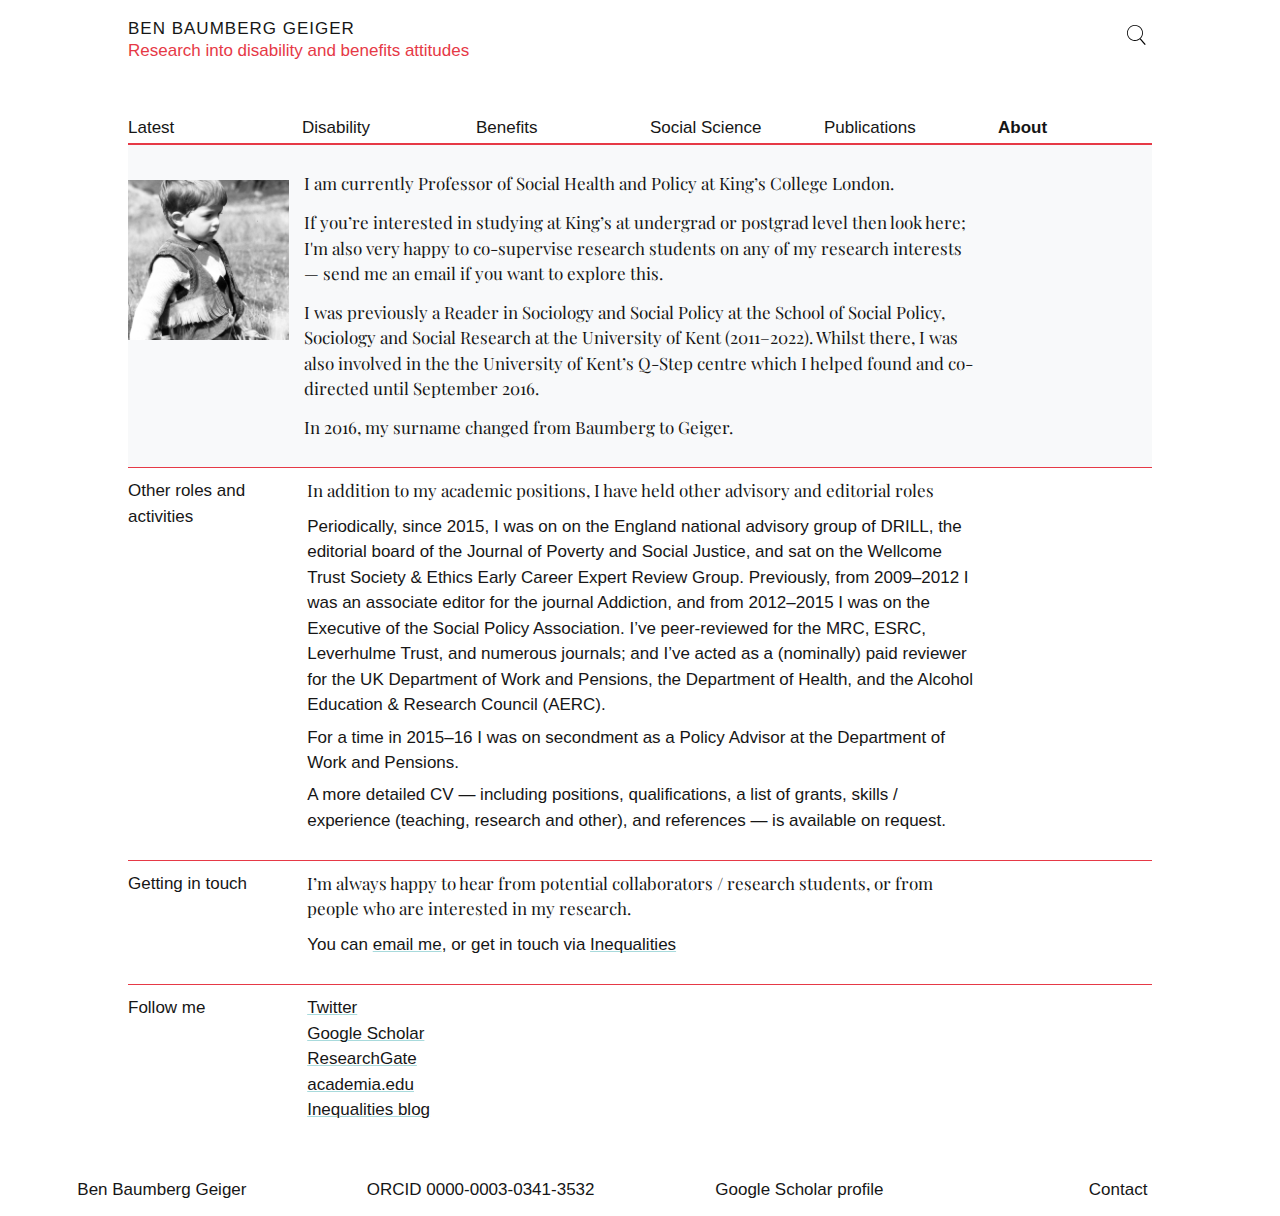
<file: index.html>
<!DOCTYPE html>
<html lang="en">
    <head>
        <meta charset="UTF-8" />
        <meta http-equiv="X-UA-Compatible" content="IE=edge" />
        <meta name="viewport" content="width=device-width, initial-scale=1.0" />
        <link rel="preconnect" href="https://fonts.googleapis.com">
        <link rel="preconnect" href="https://fonts.gstatic.com" crossorigin>
        <link href="https://fonts.googleapis.com/css2?family=Open+Sans:wght@400;700&family=Playfair+Display&display=swap" rel="stylesheet">
        <link rel="stylesheet" href="./css/reset.css" />
        <link rel="stylesheet" href="./css/styles.css" />
        <title>Ben Baumberg Geiger</title>
        <link rel="icon" type="image/x-icon" href="./img/Favicon.ico">
      </head>
  <body>
    <main>
        <header>
            <div class="top-block">
                <div class="top-block-title"> <!--title block top left-->
                    <h1>Ben Baumberg Geiger</h1>
                    <h2>Research into disability and benefits attitudes</h2>
            </div>
            <div class="nav-icon-block"> <!--search block top right-->
                <img class="icon search" src="./img/search.svg" alt="search icon">
                <img class="icon hamburger" src="./img/hamburger.svg" alt="menu">
            </div>
            <div class="search-pop-up-hidden">
                <script async src="https://cse.google.com/cse.js?cx=672612e5812884e83">
                </script>
                <div class="gcse-search"></div>
                <div><img class="icon" src="./img/close.svg" alt="close" id="search-close"></div>
            </div>
        </div>
            <nav> <!--main nav-->
                <div><a class="nav-link"  href="./latest.html">Latest</a></div>
                <div><a class="nav-link" href="./disability.html">Disability</a></div>
                <div><a class="nav-link" href="./benefits.html">Benefits</a></div>
                <div><a class="nav-link" href="./socialScience.html">Social Science</a></div>
                <div><a class="nav-link" href="./publications.html">Publications</a></div>
                <div><a class="nav-link current" href="./index.html">About</a></div>
            </nav>

        </header>

        <section class="intro-section profile"> <!--intro-->
            <div class="profile-image"></div>
            <div class="intro-container"><p class="intro-text">I am currently Professor of Social Health and Policy at King&rsquo;s College London.</h3>
                <p class="intro-text">If you&rsquo;re interested in studying at King&rsquo;s at undergrad or postgrad level then look here; I'm also very happy to co-supervise research students on any of my research interests &mdash; send me an email if you want to explore this.</p>  
                <p class="intro-text">I was previously a Reader in Sociology and Social Policy at the School of Social Policy, Sociology and Social Research at the University of Kent (2011&ndash;2022). Whilst there, I was also involved in the the University of Kent&rsquo;s Q-Step centre which I helped found and co-directed until September 2016.</p>
                <p class="intro-text">In 2016, my surname changed from Baumberg to Geiger.</p>
                </div>    
        </section>

        <hr>
        <section class="subsection"><!--other roles-->
            <div><p class="item-type">Other roles and activities</p></div>
            <div> <h3>In addition to my academic positions, I have held other advisory and editorial roles</h3>
                    <p>Periodically, since 2015, I was on on the England national advisory group of DRILL, the editorial board of the Journal of Poverty and Social Justice, and sat on the Wellcome Trust Society & Ethics Early Career Expert Review Group. Previously, from 2009&ndash;2012 I was an associate editor for the journal Addiction, and from 2012&ndash;2015 I was on the Executive of the Social Policy Association. I&rsquo;ve peer-reviewed for the MRC, ESRC, Leverhulme Trust, and numerous journals; and I&rsquo;ve acted as a (nominally) paid reviewer for the UK Department of Work and Pensions, the Department of Health, and the Alcohol Education & Research Council (AERC).</p>
                    <p>For a time in 2015&ndash;16 I was on secondment as a Policy Advisor at the Department of Work and Pensions.</p>
                    <p>A more detailed CV &mdash; including positions, qualifications, a list of grants, skills / experience (teaching, research and other), and references &mdash; is available on request.</p></div>
        </section>

        <hr>
        <section class="subsection"><!--Getting in touch-->
            <div><p class="item-type">Getting in touch</p></div>
            <div> <h3>I&rsquo;m always happy to hear from potential collaborators / research students, or from people who are interested in my research.</h3>
                    <p>You can <a href="&#109;&#97;&#105;&#108;&#116;&#111;&#58;&#98;&#101;&#110;&#103;&#101;&#105;&#103;&#101;&#114;&#64;&#107;&#99;&#108;&#46;&#97;&#99;&#46;&#117;&#107;">email me</a>, or get in touch via <a href="https://inequalitiesblog.wordpress.com/">Inequalities</a></p></div>
        </section>

        <hr>
        <section class="subsection"><!--Follow me-->
            <div><p class="item-type">Follow me</p></div>
            <div class="social">
            <a href="http://twitter.com/#!/BenBaumberg">Twitter</a>
            <!-- <a href="">Kent Academic Repository</a> -->
            <a href="http://scholar.google.co.uk/citations?user=khqcDxkAAAAJ">Google Scholar</a>
            <a href="https://www.researchgate.net/profile/Ben_Geiger?ev=hdr_xprf">ResearchGate</a>
            <a href="http://kent.academia.edu/BenBaumbergGeiger">academia.edu</a>
            <a href="https://inequalitiesblog.wordpress.com/">Inequalities blog</a>
            </div>
        </section>
    

    </main>

    <footer>
        <div><a class="footer-link" href="./index.html">Ben Baumberg Geiger</a></div>
        <div><a class="footer-link"href="https://orcid.org/0000-0003-0341-3532">ORCID 0000-0003-0341-3532</a></div>
        <div><a class="footer-link"href="https://scholar.google.co.uk/citations?user=khqcDxkAAAAJ">Google Scholar profile</a></div>
        <div><a class="footer-link"href="./index.html">Contact</a></div>
    </footer>

    <script src="./js/index-scripts.js"></script>
  </body>
  </html>
</file>
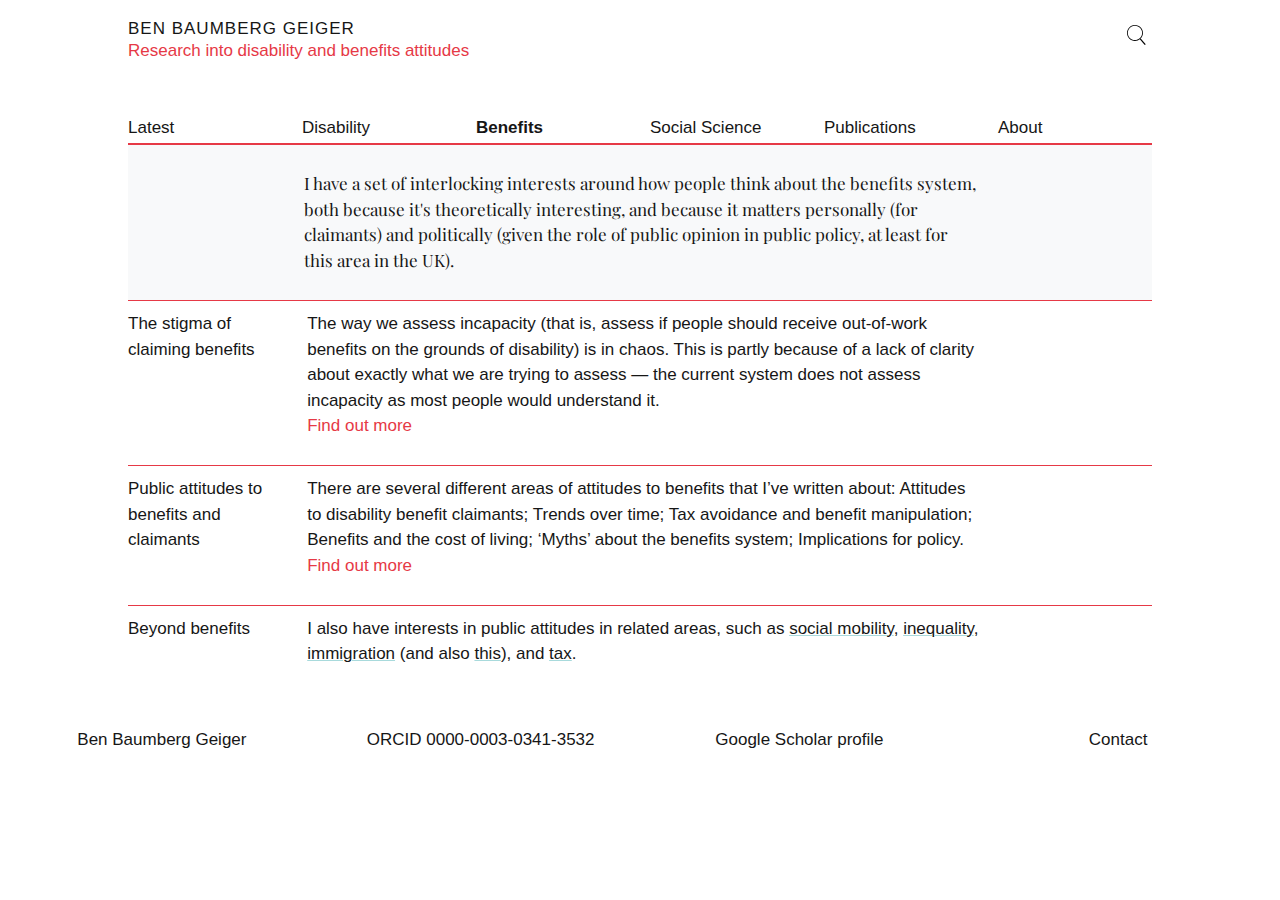
<file: benefits.html>
<!DOCTYPE html>
<html lang="en">
    <head>
        <meta charset="UTF-8" />
        <meta http-equiv="X-UA-Compatible" content="IE=edge" />
        <meta name="viewport" content="width=device-width, initial-scale=1.0" />
        <link rel="preconnect" href="https://fonts.googleapis.com">
        <link rel="preconnect" href="https://fonts.gstatic.com" crossorigin>
        <link href="https://fonts.googleapis.com/css2?family=Open+Sans:wght@400;700&family=Playfair+Display&display=swap" rel="stylesheet">
        <link rel="stylesheet" href="./css/reset.css" />
        <link rel="stylesheet" href="./css/styles.css" />
        <title>Ben Baumberg Geiger</title>
        <link rel="icon" type="image/x-icon" href="./img/Favicon.ico">
      </head>
  <body>
    <main>
        <header>
            <div class="top-block">
                <div class="top-block-title"> <!--title block top left-->
                    <h1>Ben Baumberg Geiger</h1>
                    <h2>Research into disability and benefits attitudes</h2>
            </div>
            <div class="nav-icon-block"> <!--search block top right-->
                <img class="icon search" src="./img/search.svg" alt="search icon">
                <img class="icon hamburger" src="./img/hamburger.svg" alt="menu">
            </div>
            <div class="search-pop-up-hidden">
                <script async src="https://cse.google.com/cse.js?cx=672612e5812884e83">
                </script>
                <div class="gcse-search"></div>
                <div><img class="icon" src="./img/close.svg" alt="close" id="search-close"></div>
            </div>
        </div>
        <nav> <!--main nav / hamburger-->
            <div><a class="nav-link"  href="./latest.html">Latest</a></div>
            <div><a class="nav-link" href="./disability.html">Disability</a></div>
            <div><a class="nav-link current" href="./benefits.html">Benefits</a></div>
            <div><a class="nav-link" href="./socialScience.html">Social Science</a></div>
            <div><a class="nav-link" href="./publications.html">Publications</a></div>
            <div><a class="nav-link" href="./index.html">About</a></div>
        </nav>
        </header>
        <section class="intro-section"> <!--benefits intro-->
            <div class="intro-container">
                <p class="intro-text">I have a set of interlocking interests around how people think about the benefits system, both because it's theoretically interesting, and because it matters personally (for claimants) and politically (given the role of public opinion in public policy, at least for this area in the UK).</h3>
            </div>
            
        </section> 

        <hr>
        <section class="subsection"><!--stigma-->
            <div><p class="item-type">The stigma of claiming benefits</p></div>
            <div><p>The way we assess incapacity (that is, assess if people should receive out-of-work benefits on the grounds of disability) is in chaos. This is partly because of a lack of clarity about exactly what we are trying to assess — the current system does not assess incapacity as most people would understand it. 
                <button class="toggle-link" id="more-stigma-button">Find out more</button></p>
            <div class="subsection-extra" id="stigma"><!--collapsing section-->
                <p>Is there a stigma to claiming benefits? If so, why, and does it matter? In a nutshell, these are the questions that I looked at in 2012 a collaborative project with Kate Bell and Declan Gaffney, funded by the charity <a href="http://www.elizabethfinncare.org.uk/">Elizabeth Finn Care</a>, who run the advice line / website <a href="http://www.turn2us.org.uk/">Turn2us</a>.</p>
                <p>The project isn&rsquo;t that big, but despite this we&rsquo;ve squeezed in a new survey, an unusually deep media analysis, analysis of existing data, and a few focus groups. An academic paper about the survey was published in the <a href="http://dx.doi.org/10.1017/S0047279415000525">Journal of Social Policy</a> (Baumberg <time time-date="2016">2016</time>).</p>
                <p>Aside from our one-page summary in the report itself, you can also read short blogs on several different bits of the report &mdash; we&rsquo;ve written on <a href="https://inequalitiesblog.wordpress.com/2012/06/12/perceived-fraud-in-the-benefits-system/"> perceived fraud in the benefits system (on Inequalities)</a>, <a href="https://www.newstatesman.com/business/economics/2012/11/scroungers-fraudsters-and-parasites-how-media-coverage-affects-our-view-benefit-cl"> the role of the media on the New Statesman blog</a>, and a longer version <a href="http://lartsocial.org/stigma">here</a>, and <a href="http://blogs.lse.ac.uk/politicsandpolicy/2012/11/23/the-surprising-truth-about-benefits-stigma-in-britain/">how benefits stigma is misunderstood (on LSE Politics & Policy)</a>. Other people have written about the report in the Guardian (including on their Datablog), and the TUC&rsquo;s Touchstone blog (also reposted on Liberal Conspiracy).</p>
                <p>One part of this that some people seemed to have found useful is our &lsquo;mythbusting&rsquo; briefing (mainly a fantastic job by Declan), building on our earlier version for Red Pepper (version with footnotes). Note that I&rsquo;m currently reflecting on the idea of &lsquo;myths&rsquo;, so my views are developing in this area.
                <button class="toggle-link" id="less-stigma-button">Hide</button></p>
            </div>
        </div>
        </section>

        <hr>
        <section class="subsection"><!--public attitudes-->
            <div><p class="item-type">Public attitudes to benefits and claimants</p></div>
            <div><p>There are several different areas of attitudes to benefits that I&rsquo;ve written about: Attitudes to disability benefit claimants; Trends over time; Tax avoidance and benefit manipulation; Benefits and the cost of living; &lsquo;Myths&rsquo; about the benefits system; Implications for policy. 
            <button class="toggle-link" id="more-attitude-button">Find out more</button></p>
                <div class="subsection-extra" id="attitude"> <!--collapsing section-->
                <h4>Attitudes to disability benefit claimants</h4>
                <p>Very little has previously been written on this, but my article (<time date-time="2021">2021</time>) in Journal of European Social Policy can be found <a href="http://dx.doi.org/10.1177/0958928721996652">here</a></p>
                <h4>Trends over time</h4>
                <p>I was asked to write the chapters on benefits attitudes in the 2017 and 2014 British Social Attitudes reports, <a href="https://bsa.natcen.ac.uk/latest-report/british-social-attitudes-34/tax-benefit-manipulation.aspx">Tax avoidance and benefit manipulation: Views on its morality and prevalence</a> and <a href="https://www.bsa.natcen.ac.uk/latest-report/british-social-attitudes-31/benefits/introduction.aspx">Benefits and the cost of living: Pressures on the cost of living and attitudes to benefit claiming.</a></p>
                <h4>Whether we can say that people hold &lsquo;myths&rsquo; about the benefits system</h4>
                <p>There are three parts to this. Firstly, a paper looking at how far the public really do hold myths about the benefits system, published in <a href="https://onlinelibrary.wiley.com/doi/10.1111/spol.12347">Social Policy & Administration</a>. Secondly, a <a href="https://www.e-elgar.com/shop/gbp/the-social-legitimacy-of-targeted-welfare-9781785367205.html"> book chapter</a> looking at how far &lsquo;benefit myths&rsquo; are associated with more negative aspects of the benefits system. And third, I think about what this all means for policy in a paper in the <a href="http://dx.doi.org/10.1332/175982716X14721954314968"><em>Journal of Poverty & Social Justice</em></a>. 
                <h4>What policymakers can do in a climate of negative public opinion</h4>
                <p>Aside from the final paper in the benefit myths project, I have an older paper in the <a href="https://bristoluniversitypressdigital.com/view/journals/jpsj/20/2/article-p149.xml"><em>Journal of Poverty & Social Justice</em></a>.</p>  
                <h4>A variety of other blog posts</h4>
                <p>See my posts at the Inequalities blog under the keywords <a href="http://inequalitiesblog.wordpress.com/tag/public-opinion/">public opinion</a>, <a href="http://inequalitiesblog.wordpress.com/tag/political-attitudes/">political attitudes</a>, and <a href="http://inequalitiesblog.wordpress.com/tag/politics-of-inequality/"> the politics of inequality.</a></p>
                <button class="toggle-link" id="less-attitude-button">Hide</button></p>
            </div>
            </div>

        </section>

        <hr>
        <section class="subsection"><!--beyond benefits-->
            <div><p class="item-type">Beyond benefits</p></div>
            <div><p>I also have interests in public attitudes in related areas, such as <a href="http://inequalitiesblog.wordpress.com/2014/05/15/perceived-social-mobility-do-we-think-that-money-buys-success/">social mobility</a>, <a href="https://www.theguardian.com/commentisfree/2010/dec/03/fight-inequality-open-pay-earn">inequality</a>, <a href="https://inequalitiesblog.wordpress.com/tag/politics-of-inequality/">immigration</a> (and also <a href="http://inequalitiesblog.wordpress.com/2012/08/22/immigration-politicisation-experience/">this</a>), and <a href="http://inequalitiesblog.wordpress.com/2012/07/31/attitudes-to-tax-dodging-in-britain/">tax</a>.</p></div>     
            </div>
            </section>
    </main>

    <footer>
        <div><a class="footer-link" href="./index.html">Ben Baumberg Geiger</a></div>
        <div><a class="footer-link"href="https://orcid.org/0000-0003-0341-3532">ORCID 0000-0003-0341-3532</a></div>
        <div><a class="footer-link"href="https://scholar.google.co.uk/citations?user=khqcDxkAAAAJ">Google Scholar profile</a></div>
        <div><a class="footer-link"href="./index.html">Contact</a></div>
    </footer>
  </body>

  <script src="./js/benefits-scripts.js"></script>
  </html>
</file>
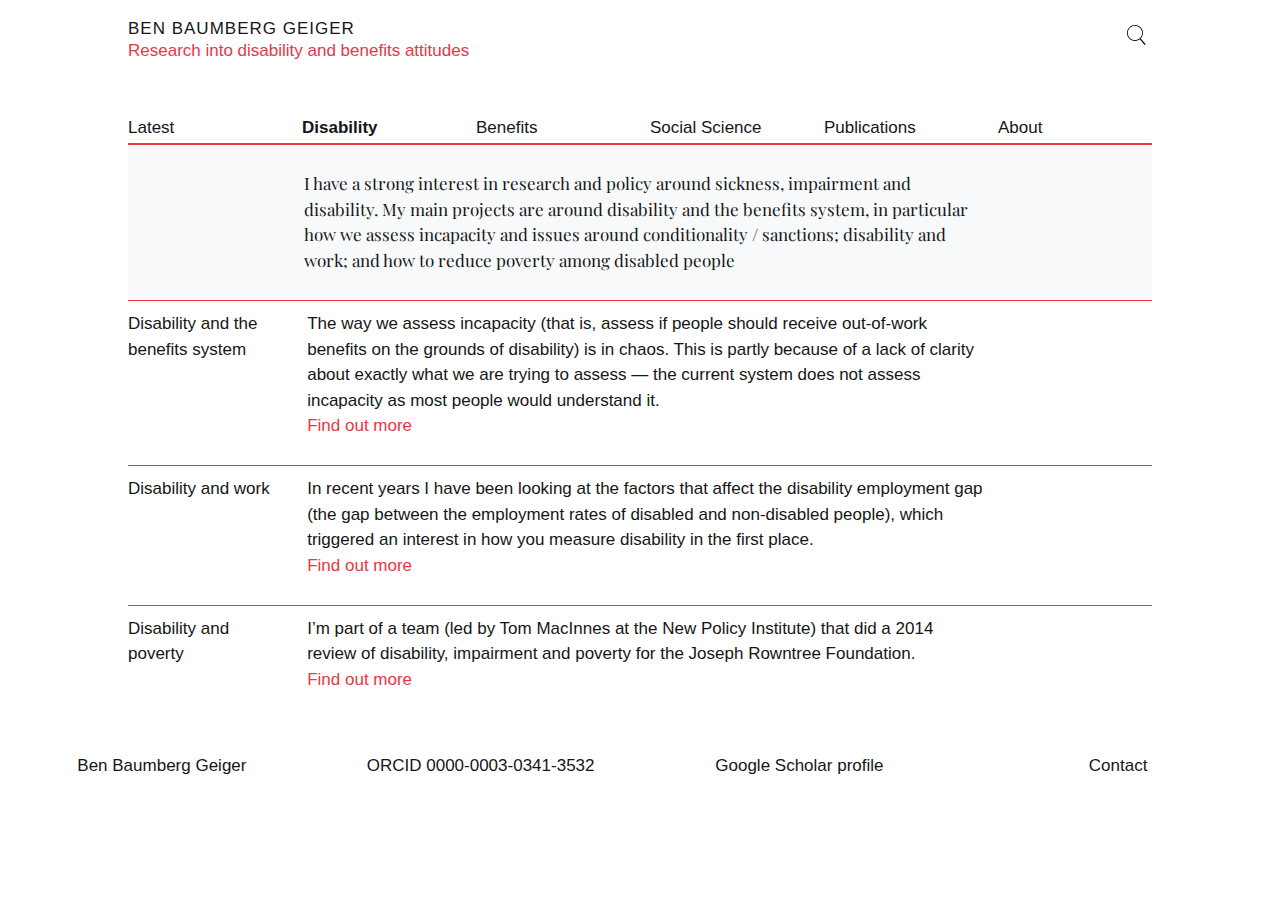
<file: disability.html>
<!DOCTYPE html>
<html lang="en">
    <head>
        <meta charset="UTF-8" />
        <meta http-equiv="X-UA-Compatible" content="IE=edge" />
        <meta name="viewport" content="width=device-width, initial-scale=1.0" />
        <link rel="preconnect" href="https://fonts.googleapis.com">
        <link rel="preconnect" href="https://fonts.gstatic.com" crossorigin>
        <link href="https://fonts.googleapis.com/css2?family=Open+Sans:wght@400;700&family=Playfair+Display&display=swap" rel="stylesheet">
        <link rel="stylesheet" href="./css/reset.css" />
        <link rel="stylesheet" href="./css/styles.css" />
        <title>Ben Baumberg Geiger</title>
        <link rel="icon" type="image/x-icon" href="./img/Favicon.ico">
      </head>
  <body>
    <main>
        <header>
            <div class="top-block">
                <div class="top-block-title"> <!--title block top left-->
                    <h1>Ben Baumberg Geiger</h1>
                    <h2>Research into disability and benefits attitudes</h2>

            </div>
            <div class="nav-icon-block"> <!--search block top right-->
                <img class="icon search" src="./img/search.svg" alt="search icon">
                <img class="icon hamburger" src="./img/hamburger.svg" alt="menu">
            </div>
            <div class="search-pop-up-hidden">
                <script async src="https://cse.google.com/cse.js?cx=672612e5812884e83">
                </script>
                <div class="gcse-search"></div>
                <div><img class="icon" src="./img/close.svg" alt="close" id="search-close"></div>
            </div>
        </div>
        <nav> <!--main nav / hamburger-->
            <div><a class="nav-link"  href="./latest.html">Latest</a></div>
            <div><a class="nav-link current" href="./disability.html">Disability</a></div>
            <div><a class="nav-link" href="./benefits.html">Benefits</a></div>
            <div><a class="nav-link" href="./socialScience.html">Social Science</a></div>
            <div><a class="nav-link" href="./publications.html">Publications</a></div>
            <div><a class="nav-link" href="./index.html">About</a></div>

        </nav>
        </header>

        <section class="intro-section"> <!--disability intro-->
            <div class="intro-container">
                <p class="intro-text">I have a strong interest in research and policy around sickness, impairment and disability. My main projects are around disability and the benefits system, in particular how we assess incapacity and issues around conditionality / sanctions; disability and work; and how to reduce poverty among disabled people</p>
            </div>
        </section> 
        
        <hr>
        <section class="subsection"><!-- disability + benefits-->
            <div><p class="item-type">Disability and the benefits system</p></div>
            <div><p>The way we assess incapacity (that is, assess if people should receive out-of-work benefits on the grounds of disability) is in chaos. This is partly because of a lack of clarity about exactly what we are trying to assess &mdash; the current system does not assess incapacity as most people would understand it.
                <button class="toggle-link" id="more-benefits-button">Find out more</button></p> 
                <div class="subsection-extra" id="benefits"> <!--collapsing section-->
                    <p>In a four-year ESRC-funded project 2014-17 (&lsquo;Rethinking Incapacity&rsquo;; ESRC grant ES/K009583/1), I therefore explored what inacpacity might mean, how other countries assess it, and conducted new (qualitative and quantitative) public opinion work to see what disabled people, policy elites and the British public think. I also looked at conditionality and sanctions for disabled people (spurred partly by how this was governed by the assessment process).</p>
                    <h4>A better WCA is possible</h4>
                    <p>In a (<time time-date="2018">2018</time>) <a href="https://demos.co.uk/project/a-better-work-capability-assessment/">Demos report</a>, I have put all of this evidence together, and put forward a series of recommendations for how a better WCA is possible.</p>
                    <p>The report is based on a number of my other publications, including:</p>
                    <ul>
                        <li><a target="_blank" href="http://dx.doi.org/10.1080/09638288.2017.1366556">Assessing work disability for social security benefits: international models for the direct assessment of work capacity</a> (Geiger, in press)</li> 
                        <li><a target="_blank" href="http://www.learningandwork.org.uk/wp-content/uploads/2017/09/LW-Opp-for-All-FINAL.pdf">Disability assessment: a better WCA is possible</a>, an earlier short comment piece based on the report</li>
                        <li><a target="_blank" href="https://doi.org/10.1332/175982717X14939739331010">Benefits conditionality for disabled people: stylised facts from a review of international evidence and practice</a> (Geiger, <time time-date="2017">2017</time>)</li>
                        <li><a target="_blank" href="http://www.lse.ac.uk/International-Inequalities/Assets/Documents/Working-Papers/III-Working-Paper-15-Inequalities-in-the-application-of-welfare-sanctions-in-Britain-de-Vries-Reeves-and-Geiger.pdf">Inequalities in the application of welfare sanctions in Britain</a> (de Vries, Reeves & Geiger <time time-date="2017">2017</time>)</li>
                        <li><a target="_blank" href="https://doi.org/10.1332/175982717X14943392083764">Introduction to the special issue on &lsquo;Disability and Conditional Social Security Benefits&rsquo;</a> (Geiger, <time time-date="2017">2017</time>)</li>
                        <li>I wrote a series of blog posts on the project&rsquo;s blog, <a href="https://rethinkingincapacity.org/">Rethinking Incapacity</a> &mdash; you can see the highlights <a href="https://inequalitiesblog.wordpress.com/2018/02/20/highlights-from-the-rethinking-incapacity-blog/">here</a>.</li>
                        <li>The original 2015 Demos report <a target="_blank" href="http://www.rethinkingincapacity.org/wp-content/uploads/2015/03/Rethinking-the-WCA-full-for-web.pdf">Rethinking the WCA</a>.</li>
                    </ul>
                    <button class="toggle-link" id="less-benefits-button">Hide</button></p>
                </div>
            </div>
        </section>

        <hr>
        <section class="subsection"><!-- disability + work-->
            <div><p class="item-type">Disability and work</p></div>
            <div><p>In recent years I have been looking at the factors that affect the disability employment gap (the gap between the employment rates of disabled and non-disabled people), which triggered an interest in how you measure disability in the first place.  
                <button class="toggle-link" id="more-work-button">Find out more</button></p>
                <div class="subsection-extra" id="work"> <!--collapsing section-->
                    <p>On the publications page, you can find my publications on this, including:</p>
                    <ul>
                        <li><a target="_blank" href="https://doi.org/10.1186/s12889-017-4938-8">Success and failure in narrowing the disability employment gap: comparing levels and trends across Europe 2002&ndash2014</a></li>
                        <li><a target="_blank" href="http://dx.doi.org/10.1016/j.socscimed.2015.07.012">Disability prevalence and disability-related employment gaps in the UK 1998&ndash;2012: Different trends in different surveys?</a></li>
                        <li>There&rsquo;s also some more general things around the nature of work, including <a target="_blank"  href="https://global.oup.com/academic/product/unequal-britain-at-work-9780198712848?cc=us&lang=en&"></a>Job Quality and the Self-employed: Is It Still Better to Work for Yourself?</li>
                    </ul>
                    <p>This extends the earlier work in my PhD that was completed in December 2011, examined by Prof Francis Green and Prof Stephen Stansfeld, and supervised by Prof John Hills and Dr Tania Burchardt at the <a href="http://sticerd.lse.ac.uk/case/">Centre for Analysis of Social Exclusion (CASE)</a>. It&rsquo;s full title is: Does rising job strain explain deteriorating fitness-for-work and rising incapacity claims?</p>
                    <p>This resulted in three publications: a paper in the Social Policy and Administration (Baumberg, <time time-date="2014">2014</time>), a paper in Journal of Social Policy (Baumberg, <time time-date="2015">2015</time>) and a book chapter (Baumberg, <time time-date="2011">2011</time>).</p>
                    <button class="toggle-link" id="less-work-button">Hide</button></p>
                </div>
            </div>
        </section>
        
        <hr>
        <section class="subsection"><!-- disability + poverty-->
            <div><p class="item-type">Disability and poverty</p></div>
            <div><p>I&rsquo;m part of a team (led by Tom MacInnes at the New Policy Institute) that did a 2014 review of disability, impairment and poverty for the Joseph Rowntree Foundation.
                <button class="toggle-link" id="more-poverty-button">Find out more</button></p>
                <div class="subsection-extra" id="poverty"> <!--collapsing section-->
                    <p>You can find the review here, and it was covered by the Disability News Service with the headline, <a href="http://disabilitynewsservice.com/2014/07/official-figures-underestimate-disability-poverty-by-one-million-people/">&lsquo;Official figures &lsquo;underestimate disability poverty by one million people&rsquo;</a></p>

                    <button class="toggle-link" id="less-poverty-button">Hide</button></p>
                </div>
            </div>
        </section></div>  
        </section>

    </main>

    <footer>
        <div><a class="footer-link" href="./index.html">Ben Baumberg Geiger</a></div>
        <div><a class="footer-link"href="https://orcid.org/0000-0003-0341-3532">ORCID 0000-0003-0341-3532</a></div>
        <div><a class="footer-link"href="https://scholar.google.co.uk/citations?user=khqcDxkAAAAJ">Google Scholar profile</a></div>
        <div><a class="footer-link"href="./index.html">Contact</a></div>
    </footer>

    <script src="./js/disability-scripts.js"></script>
  </body>
  </html>
</file>
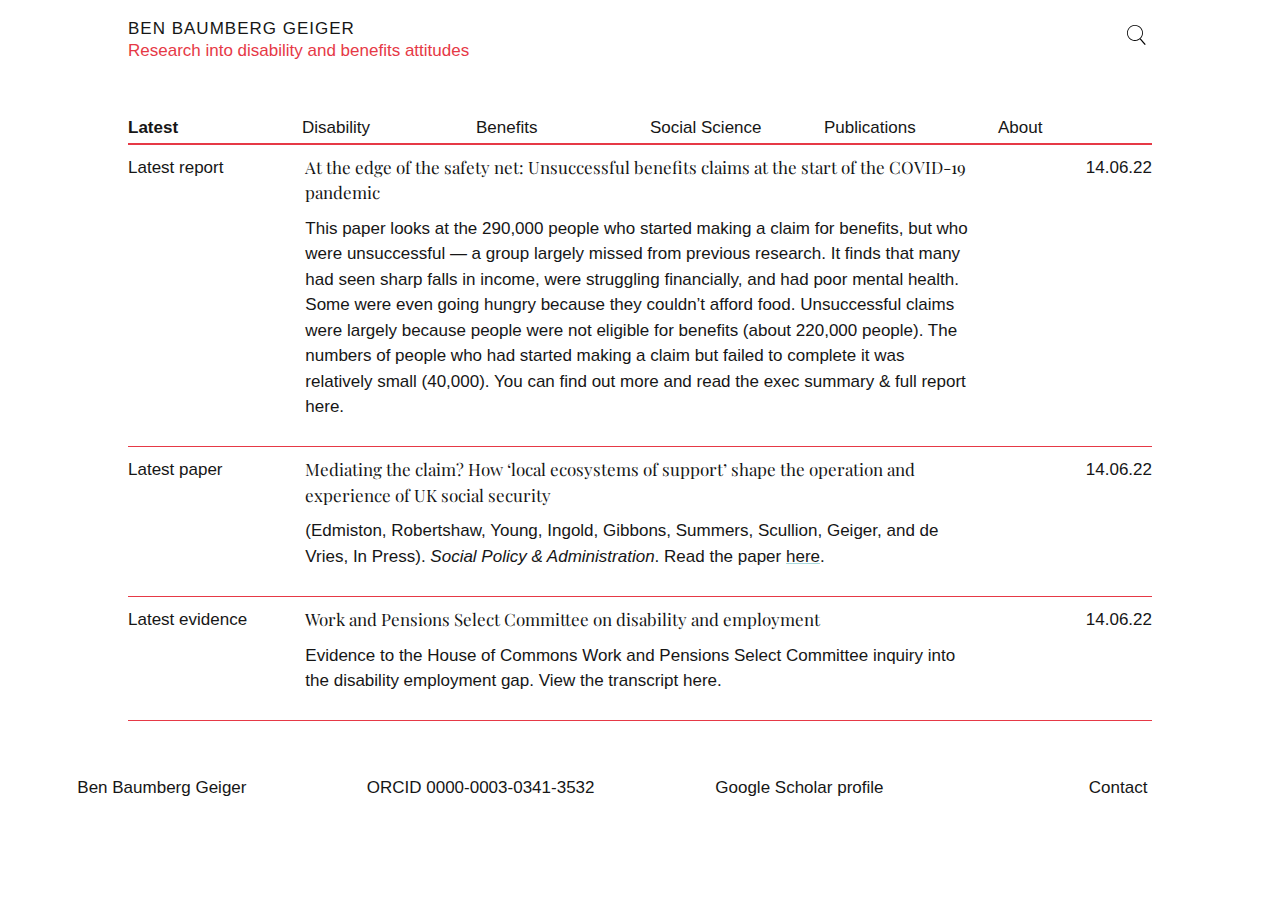
<file: latest.html>
<!DOCTYPE html>
<html lang="en">
    <head>
        <meta charset="UTF-8" />
        <meta http-equiv="X-UA-Compatible" content="IE=edge" />
        <meta name="viewport" content="width=device-width, initial-scale=1.0" />
        <link rel="preconnect" href="https://fonts.googleapis.com">
        <link rel="preconnect" href="https://fonts.gstatic.com" crossorigin>
        <link href="https://fonts.googleapis.com/css2?family=Open+Sans:wght@400;700&family=Playfair+Display&display=swap" rel="stylesheet">
        <link rel="stylesheet" href="./css/reset.css" />
        <link rel="stylesheet" href="./css/styles.css" />
        <title>Ben Baumberg Geiger</title>
        <link rel="icon" type="image/x-icon" href="./img/Favicon.ico">
      </head>
  <body>
    <main>
        <header>
            <div class="top-block">
                <div class="top-block-title"> <!--title block top left-->
                    <h1>Ben Baumberg Geiger</h1>
                    <h2>Research into disability and benefits attitudes</h2>
            </div>
            <div class="nav-icon-block"> <!--search block top right-->
                <img class="icon search" src="./img/search.svg" alt="search icon">
                <img class="icon hamburger" src="./img/hamburger.svg" alt="menu">
            </div>
            <div class="search-pop-up-hidden">
                <script async src="https://cse.google.com/cse.js?cx=672612e5812884e83">
                </script>
                <div class="gcse-search"></div>
                <div><img class="icon" src="./img/close.svg" alt="close" id="search-close"></div>
            </div>
        </div>
            <nav> <!--main nav / hamburger-->
                    <div><a class="nav-link current"  href="./latest.html">Latest</a></div>
                    <div><a class="nav-link" href="./disability.html">Disability</a></div>
                    <div><a class="nav-link" href="./benefits.html">Benefits</a></div>
                    <div><a class="nav-link" href="./socialScience.html">Social Science</a></div>
                    <div><a class="nav-link" href="./publications.html">Publications</a></div>
                    <div><a class="nav-link" href="./index.html">About</a></div>
                    
             
            </nav>
        </header>
       <section> <!--latest three items-->
        <div class="latest"> <!--Latest one-->
            <div><p class="item-type report">Latest report</p></div>
            <div class="latest-content">
                <h3>At the edge of the safety net: Unsuccessful benefits claims at the start of the COVID-19 pandemic</h3>
                <p>This paper looks at the 290,000 people who started making a claim for benefits, but who were unsuccessful &mdash; a group largely missed from previous research. It finds that many had seen sharp falls in income, were struggling financially, and had poor mental health. Some were even going hungry because they couldn’t afford food. Unsuccessful claims were largely because people were not eligible for benefits (about 220,000 people). The numbers of people who had started making a claim but failed to complete it was relatively small (40,000). You can find out more and read the exec summary & full report 
                    <a href=""></a> here.</p>
            </div>
            <time  class="date" date-time="2022-06-14" >14.06.22</time>
        </div>
        <div class="latest"> <!--Latest two-->
            <div><p class="item-type paper">Latest paper</p></div>
            <div class="latest-content">
                <h3>Mediating the claim? How &lsquo;local ecosystems of support&rsquo; shape the operation and experience of UK social security </h3>
                <p>(Edmiston, Robertshaw, Young, Ingold, Gibbons, Summers, Scullion, Geiger, and de Vries, In Press). <em>Social Policy & Administration</em>. Read the paper <a href="https://onlinelibrary.wiley.com/doi/10.1111/spol.12803">here</a>.</p>
            </div>
            <time  class="date" date-time="2022-06-14" >14.06.22</time>
        </div>
        <div class="latest"> <!--Latest three-->
            <div><p class="item-type evidence">Latest evidence</p></div>
            <div class="latest-content">
                <h3>Work and Pensions Select Committee on disability and employment</h3>
                <p>Evidence to the House of Commons Work and Pensions Select Committee inquiry into the disability employment gap.  View the transcript here.</p>
            </div>
            <time  class="date" date-time="2022-06-14" >14.06.22</time>
        </div>
       </section>
    </main>
    <footer>
        <div><a class="footer-link" href="./index.html">Ben Baumberg Geiger</a></div>
        <div><a class="footer-link"href="https://orcid.org/0000-0003-0341-3532">ORCID 0000-0003-0341-3532</a></div>
        <div><a class="footer-link"href="https://scholar.google.co.uk/citations?user=khqcDxkAAAAJ">Google Scholar profile</a></div>
        <div><a class="footer-link"href="./index.html">Contact</a></div>
    </footer>

    <script src="./js/latest-scripts.js"></script>
  </body>
  </html>
</file>
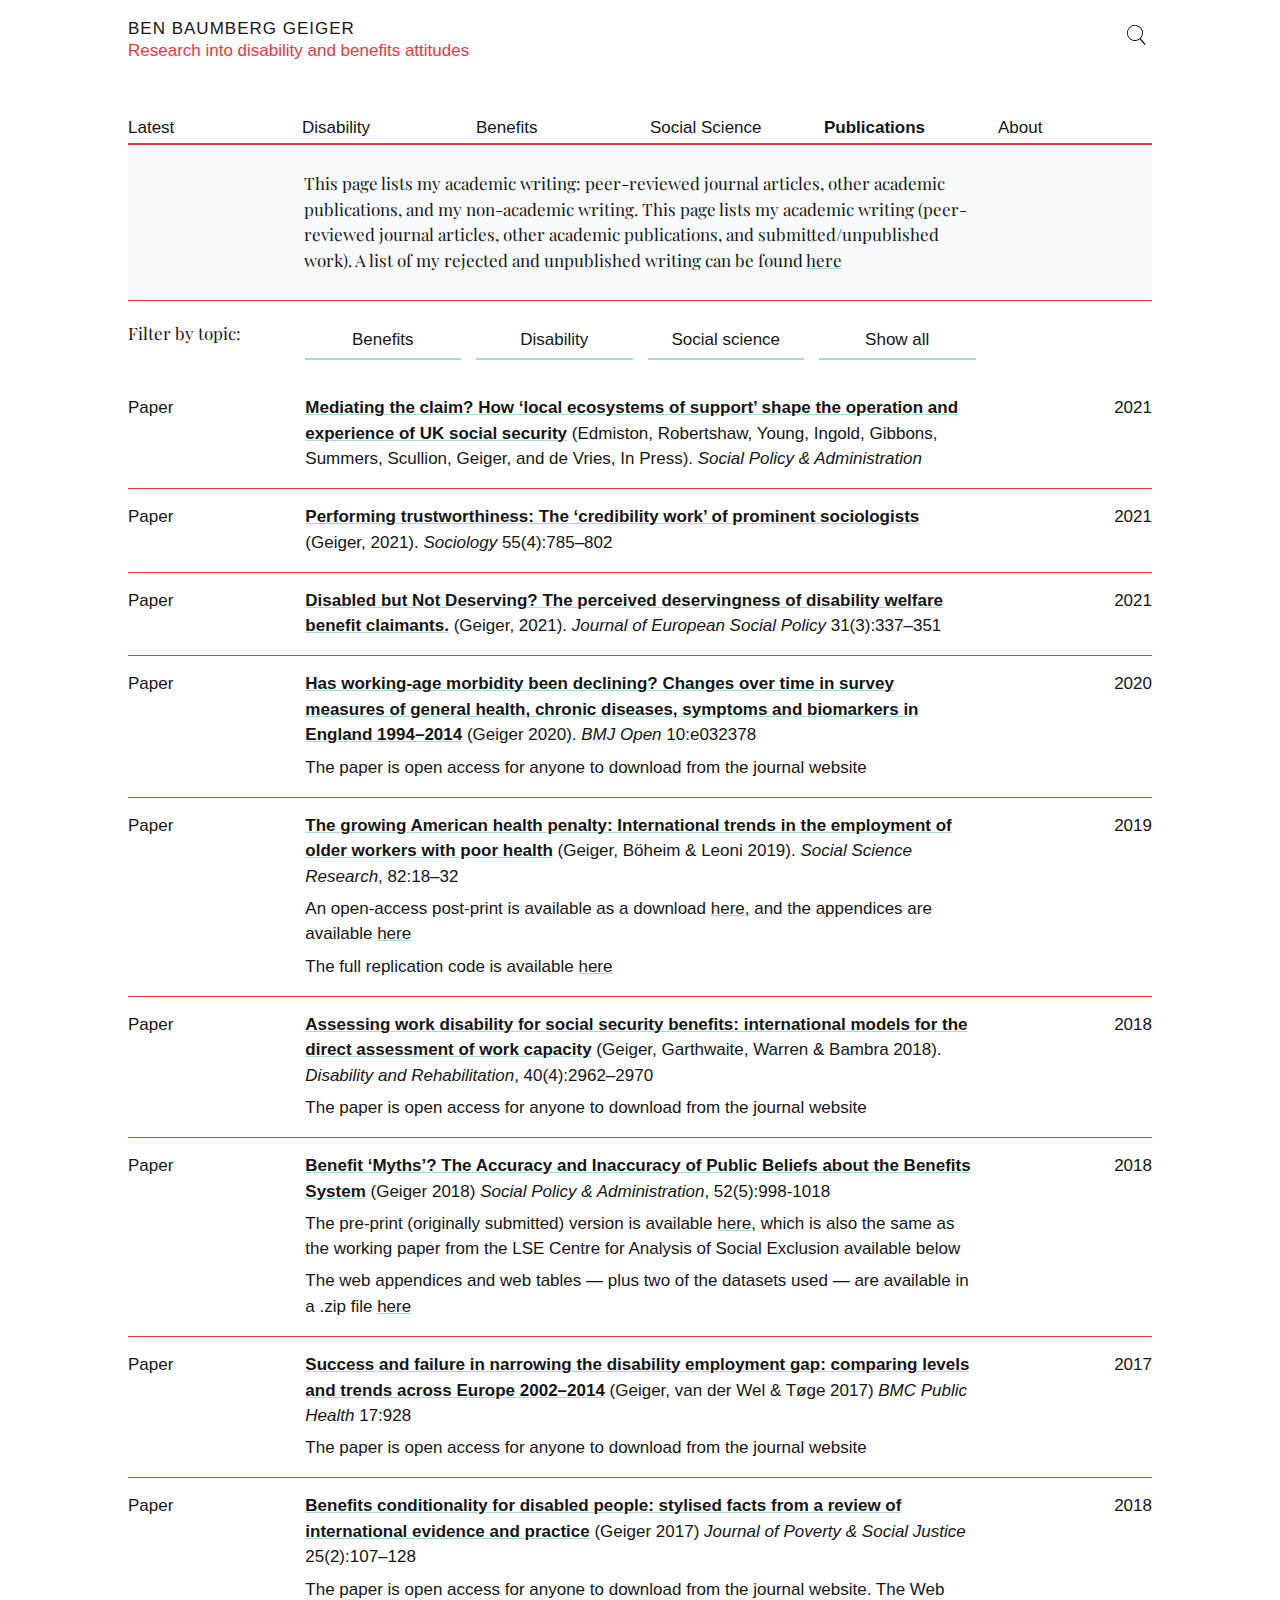
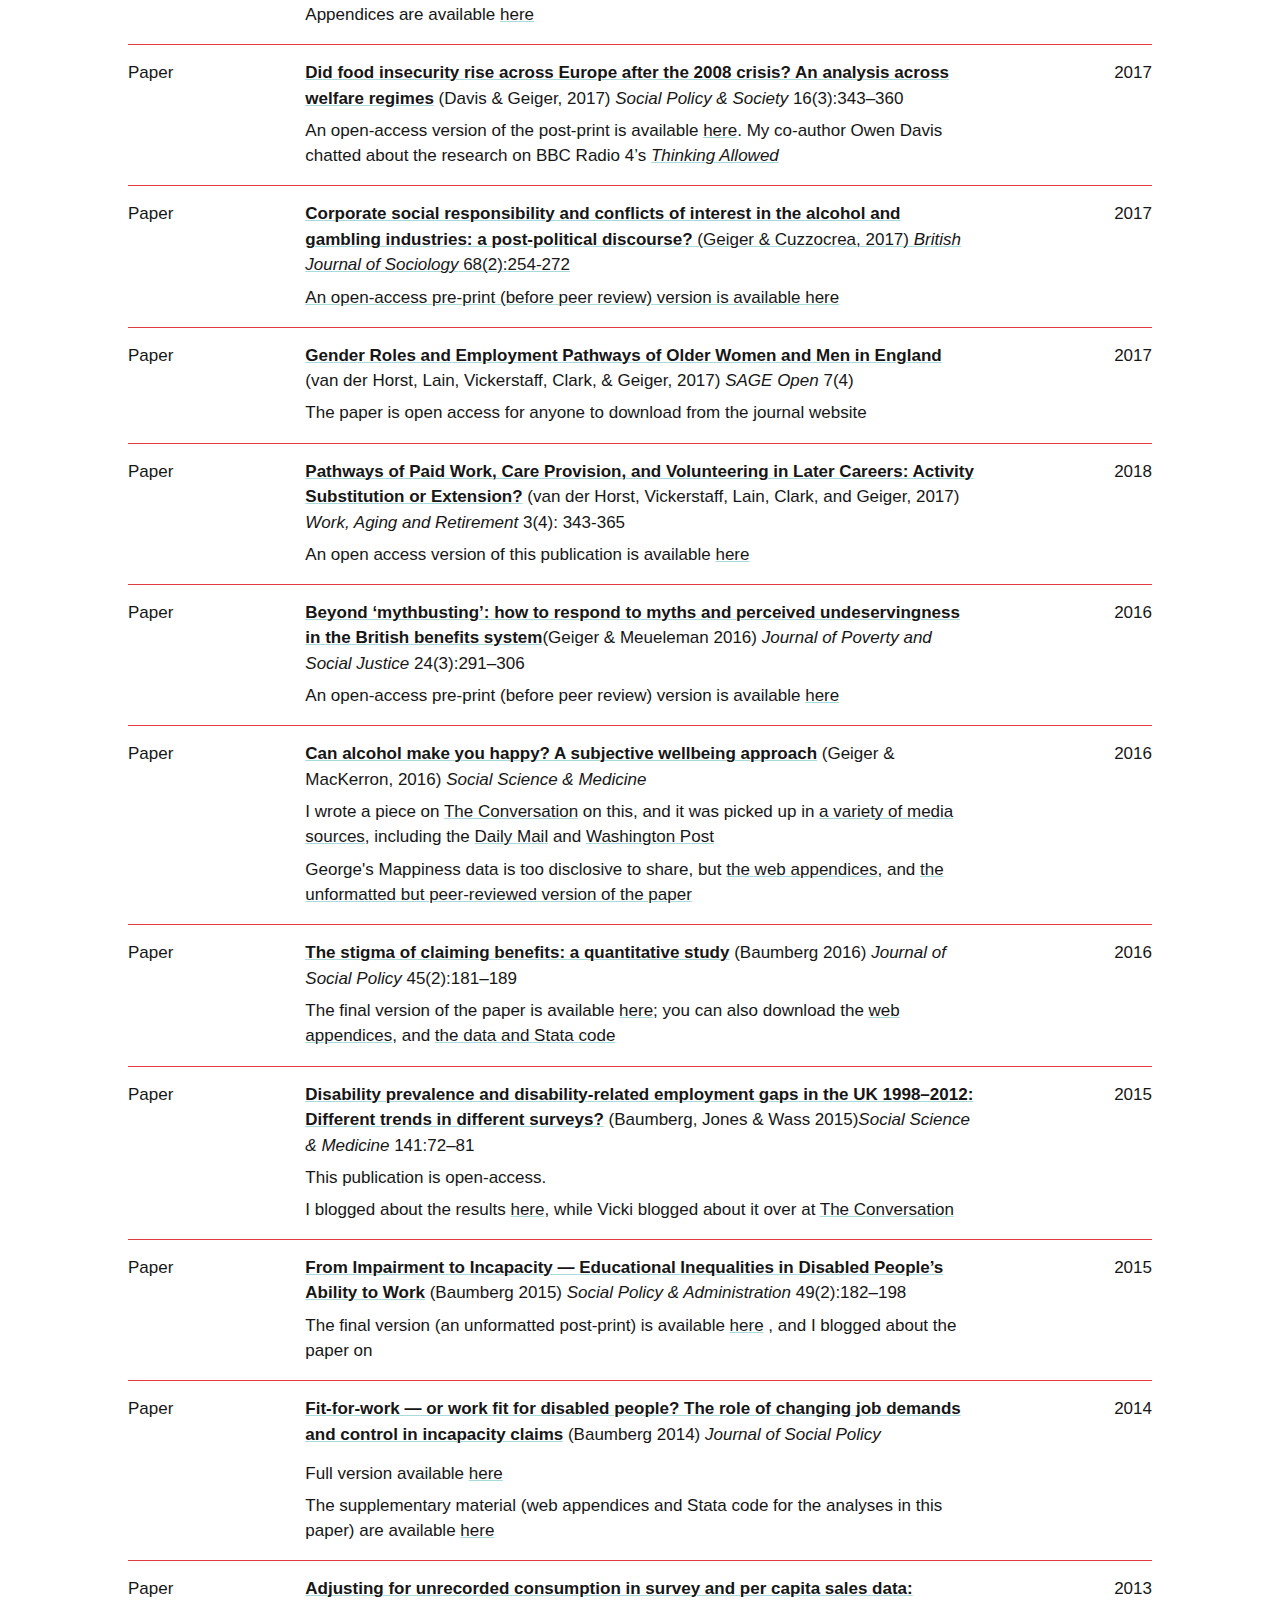
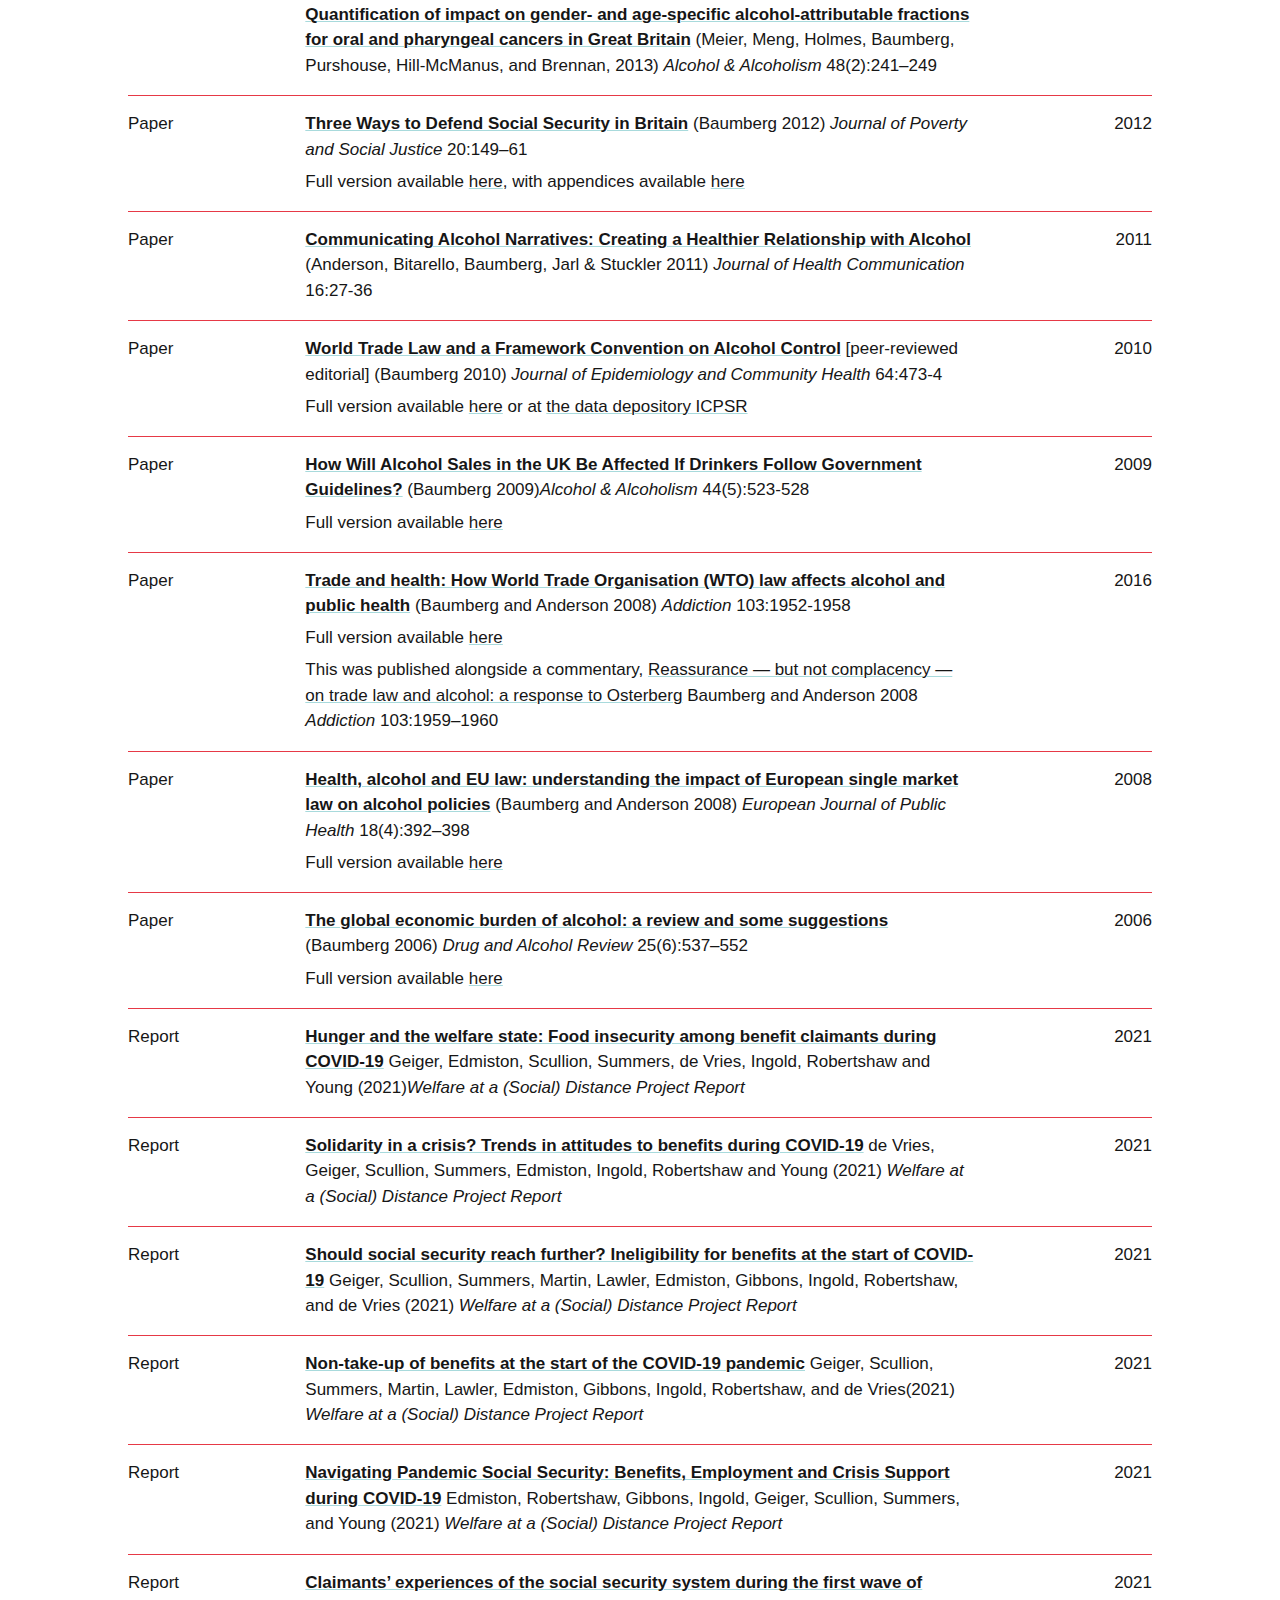
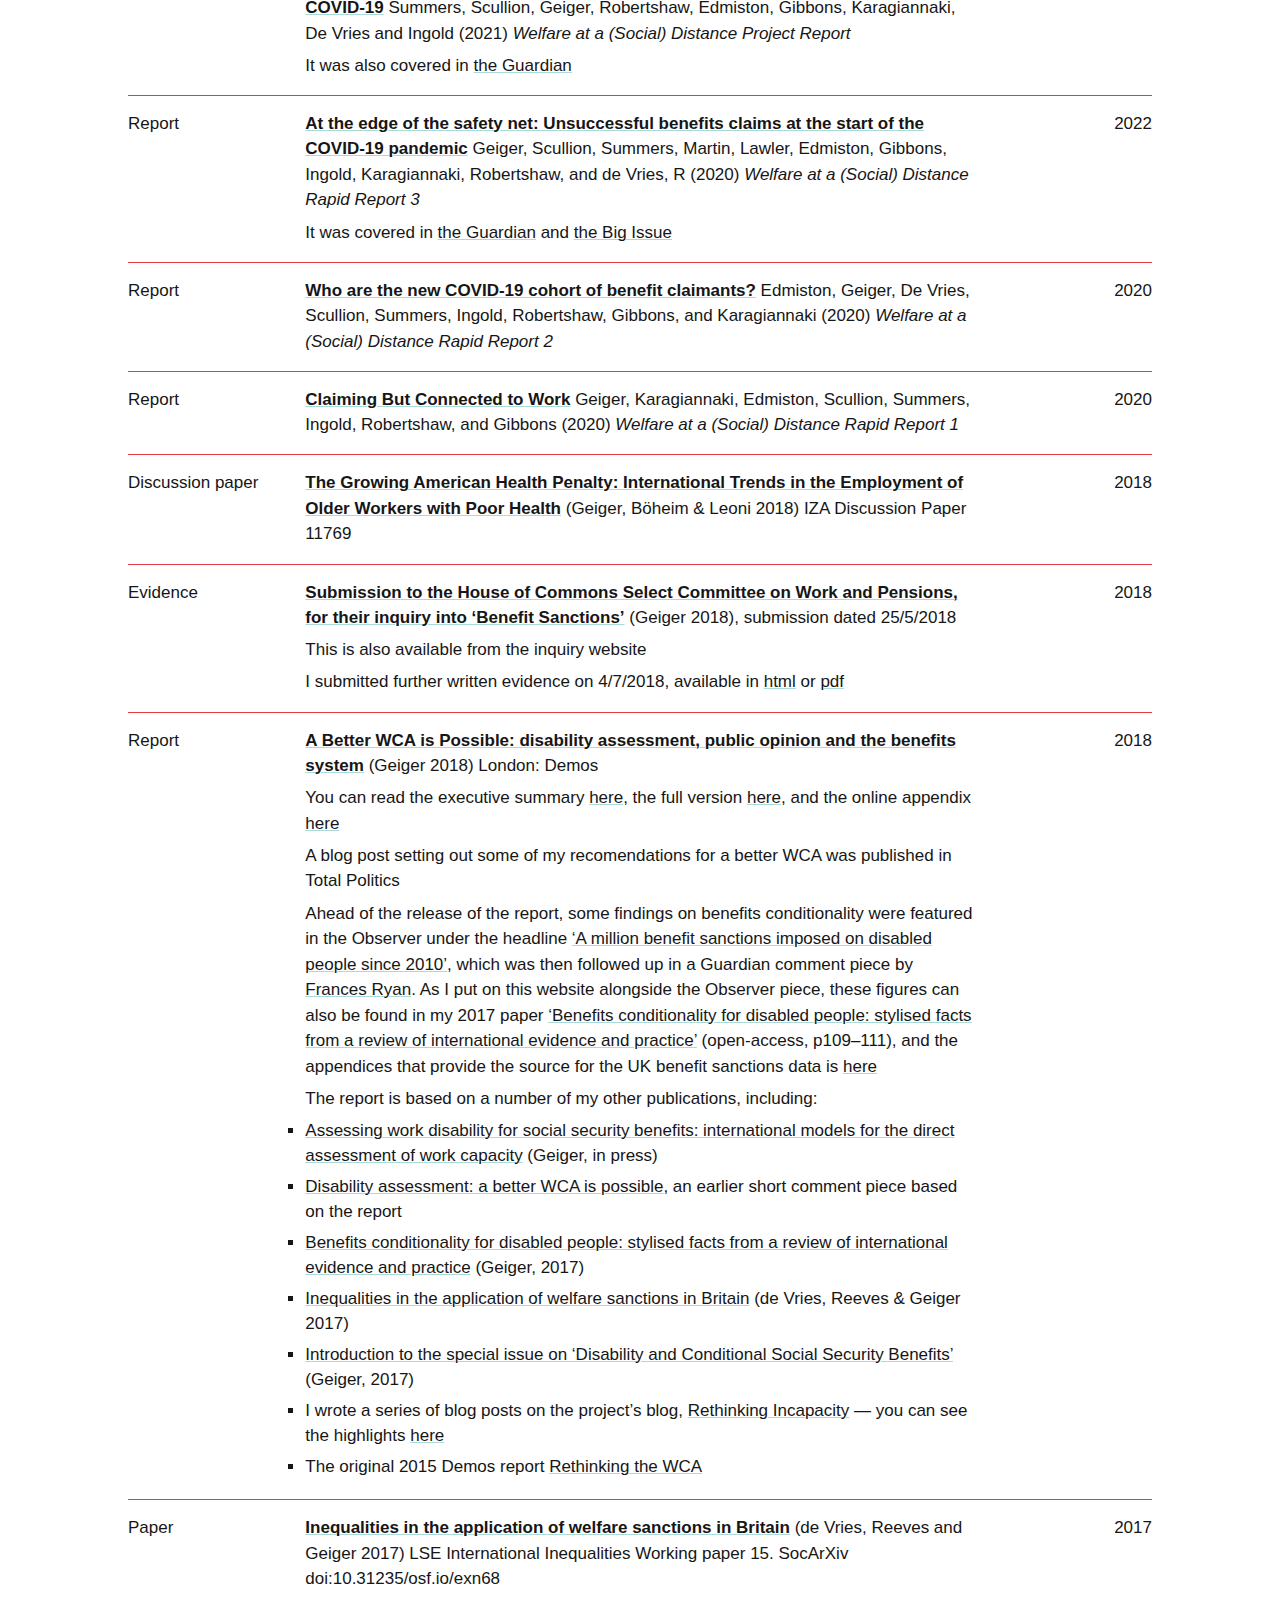
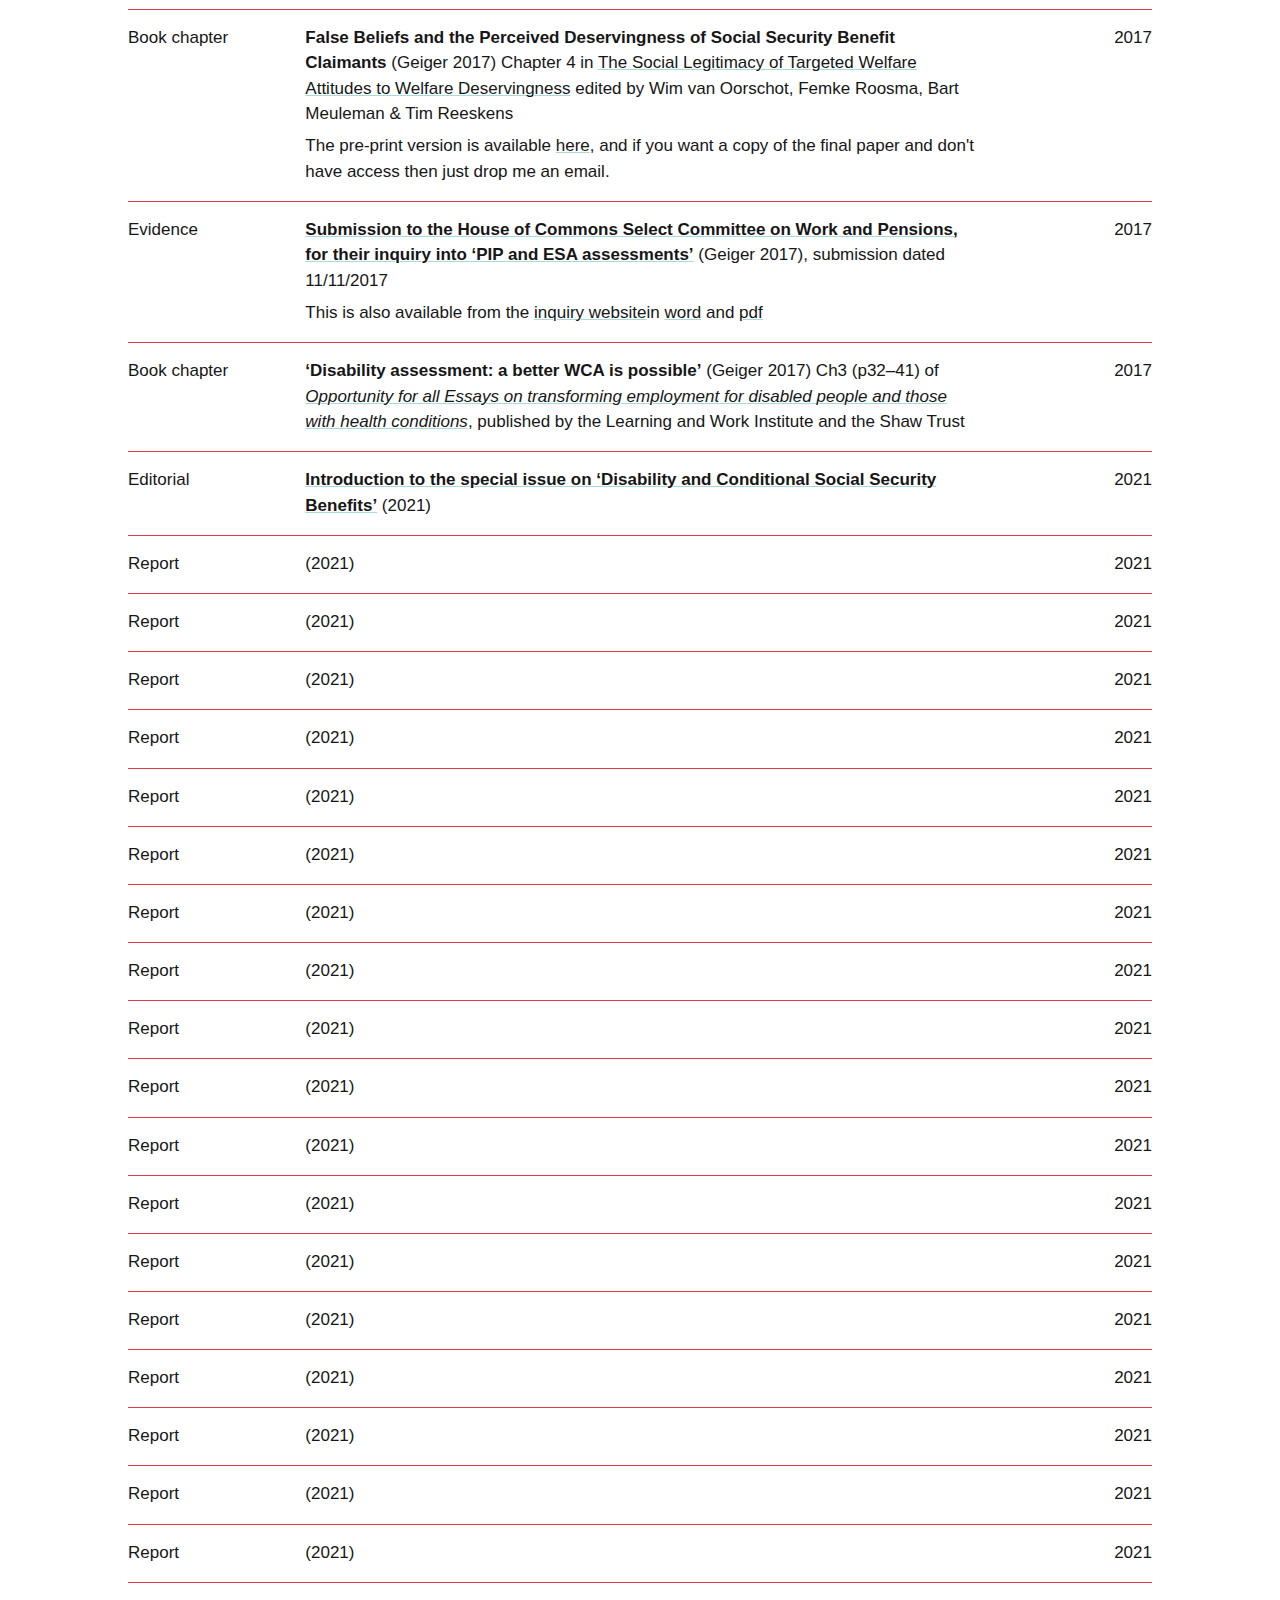
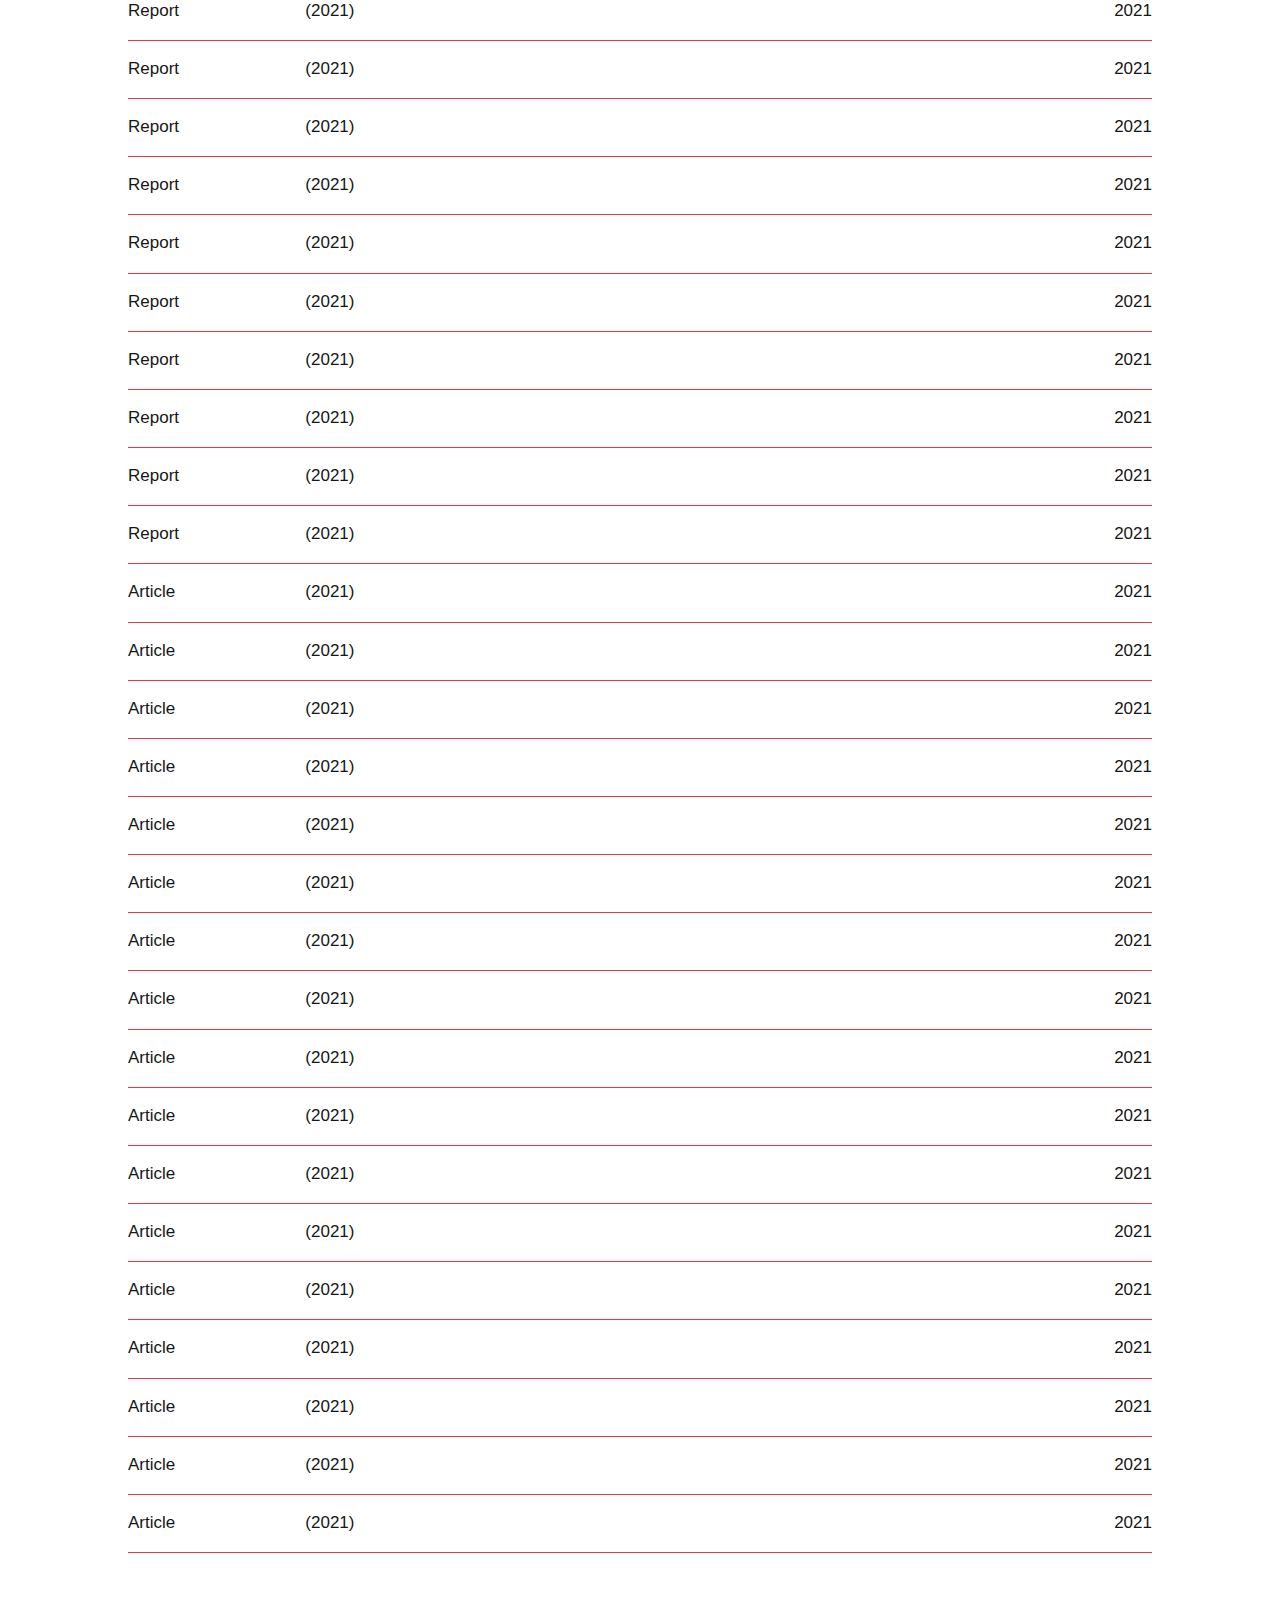
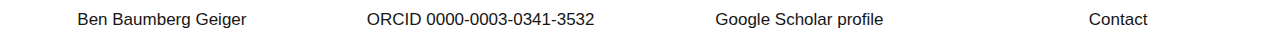
<file: publications.html>
<!DOCTYPE html>
<html lang="en">
    <head>
        <meta charset="UTF-8" />
        <meta http-equiv="X-UA-Compatible" content="IE=edge" />
        <meta name="viewport" content="width=device-width, initial-scale=1.0" />
        <link rel="preconnect" href="https://fonts.googleapis.com">
        <link rel="preconnect" href="https://fonts.gstatic.com" crossorigin>
        <link href="https://fonts.googleapis.com/css2?family=Open+Sans:wght@400;700&family=Playfair+Display&display=swap" rel="stylesheet">
        <link rel="stylesheet" href="./css/reset.css" />
        <link rel="stylesheet" href="./css/styles.css" />
        <title>Ben Baumberg Geiger</title>
        <link rel="icon" type="image/x-icon" href="./img/Favicon.ico">
      </head>
  <body>
    <main>
        <header>
            <div class="top-block">
                <div class="top-block-title"> <!--title block top left-->
                    <h1>Ben Baumberg Geiger</h1>
                    <h2>Research into disability and benefits attitudes</h2>
            </div>
            <div class="nav-icon-block"> <!--search block top right-->
                <img class="icon search" src="./img/search.svg" alt="search icon">
                <img class="icon hamburger" src="./img/hamburger.svg" alt="menu">
            </div>
            <div class="search-pop-up-hidden">
                <script async src="https://cse.google.com/cse.js?cx=672612e5812884e83">
                </script>
                <div class="gcse-search"></div>
                <div><img class="icon" src="./img/close.svg" alt="close" id="search-close"></div>
            </div>
        </div>
        <nav> <!--main nav / hamburger-->
            <div><a class="nav-link"  href="./latest.html">Latest</a></div>
            <div><a class="nav-link" href="./disability.html">Disability</a></div>
            <div><a class="nav-link" href="./benefits.html">Benefits</a></div>
            <div><a class="nav-link" href="./socialScience.html">Social Science</a></div>
            <div><a class="nav-link current" href="./publications.html">Publications</a></div>
            <div><a class="nav-link" href="./index.html">About</a></div>

        </nav>
        </header>
<!-- CATEGORIES benefits disability social-science other -->

    <section class="intro-section">
        <div class="intro-container">
            <p class="intro-text">This page lists my academic writing: peer-reviewed journal articles, other academic publications, and my non-academic writing. This page lists my academic writing (peer-reviewed journal articles, other academic publications, and submitted/unpublished work). A list of my rejected and unpublished writing can be found <a href="./unpublished.html">here</a></p>
        </div>
    </section>
    <section class="filters"><!-- filters by topic -->
           <h3>Filter by topic:</h3>
           <button class="filter-button" id="benefits-button">Benefits</button>
           <button class="filter-button" id="disability-button">Disability</button> 
           <button class="filter-button" id="social-science-button">Social science</button>
           <button class="filter-button" id="show-all-button">Show all</button> 
        </section>

    <section class="publications-list"> <!-- publications list -->
            <!-- papers -->
            <div class="publication benefits"> <!-- paper one -->
                <div><p class="item-type paper">Paper</p></div>
                <div><p><a class="title-link" href="http://usir.salford.ac.uk/id/eprint/62838/?template=banner"><strong>Mediating the claim? How &lsquo;local ecosystems of support&rsquo; shape the operation and experience of UK social security</strong></a> (Edmiston, Robertshaw, Young, Ingold, Gibbons, Summers, Scullion, Geiger, and de Vries, In Press). <em>Social Policy & Administration</em></p>
                </div>
                <time  class="date" date-time="2021" >2021</time>
            </div>

            <div class="publication social-science"> <!-- paper two -->
                <div><p class="item-type paper">Paper</p></div>
                <div><p><a class="title-link" href="https://journals.sagepub.com/doi/10.1177/0038038520977805"><strong>Performing trustworthiness: The &lsquo;credibility work&rsquo; of prominent sociologists</strong></a> (Geiger, 2021). <em>Sociology</em> 55(4):785&ndash;802</p>
                </div>
                <time  class="date" date-time="2021" >2021</time>
            </div>

            <div class="publication disability benefits"> <!-- paper three -->
                <div><p class="item-type paper">Paper</p></div>
                <div><a class="title-link"  href="https://journals.sagepub.com/doi/10.1177/0958928721996652"><strong>Disabled but Not Deserving? The perceived deservingness of disability welfare benefit claimants.</strong></a> (Geiger, 2021). <em>Journal of European Social Policy</em> 31(3):337&ndash;351</p>
                </div>
                <time  class="date" date-time="2021" >2021</time>
            </div>

            <div class="publication disability"> <!-- paper four -->
                <div><p class="item-type paper">Paper</p></div>
                <div><p><a class="title-link" href="https://bmjopen.bmj.com/content/10/3/e032378"><strong>Has working-age morbidity been declining? Changes over time in survey measures of general health, chronic diseases, symptoms and biomarkers in England 1994&ndash;2014</strong></a> (Geiger 2020). <em>BMJ Open</em> 10:e032378</p> 
                    <p>The paper is open access for anyone to download from the journal website</em></p>
                </div>
                <time  class="date" date-time="2020" >2020</time>
            </div>

            <div class="publication disability"> <!-- paper five -->
                <div><p class="item-type paper">Paper</p></div>
                <div><p><a class="title-link" href="https://www.sciencedirect.com/science/article/abs/pii/S0049089X1830560X?via%3Dihub">
                    <strong>The growing American health penalty: International trends in the employment of older workers with poor health</strong></a> (Geiger, Böheim & Leoni 2019). <em>Social Science Research</em>, 82:18&ndash;32</p>
                 <p>An open-access post-print is available as a download <a href="../files/2019%20SocSciRes%20%20post-print.docx">here</a>, and the appendices are available <a href="./files/2019%20SocSciRes%20%20post-print%20-%20appendices.docx">here</a></p>
                 <p>The full replication code is available <a href="../files/2019%20SSR%20Replication%20code.zip">here</a></p>
                </div>
                <time  class="date" date-time="2019" >2019</time>
            </div>

            <div class="publication disability benefits"> <!-- paper six -->
                <div><p class="item-type paper">Paper</p></div>
                <div><p><a class="title-link" href="http://dx.doi.org/10.1080/09638288.2017.1366556">
                    <strong>Assessing work disability for social security benefits: international models for the direct assessment of work capacity</strong></a> (Geiger, Garthwaite, Warren & Bambra 2018). <em>Disability and Rehabilitation</em>, 40(4):2962&ndash;2970</p> 
                    <p>The paper is open access for anyone to download from the journal website</p>
                </div>
                <time  class="date" date-time="2018" >2018</time>
            </div>

            <div class="publication disability"> <!-- paper seven -->
                <div><p class="item-type paper">Paper</p></div>
                <div><p><a class="title-link" href="http://dx.doi.org/10.1111/spol.12347">
                    <strong>Benefit &lsquo;Myths&rsquo;? The Accuracy and Inaccuracy of Public Beliefs about the Benefits System</strong></a> (Geiger 2018) <em> Social Policy & Administration</em>, 52(5):998-1018</p>
                    <p>The pre-print (originally submitted) version is available <a href="./files/2017%20SocPolAdm%20pre-print.docx">here</a>, which is also the same as the working paper from the LSE Centre for Analysis of Social Exclusion available below</p>
                    <p>The web appendices and web tables &mdash; plus two of the datasets used &mdash; are available in a .zip file <a href="./files/2017%20SocPolAdm%20Web%20appendices%20and%20tables%20for%20web.zip">here</a></p>
                </div>
                <time  class="date" date-time="2018" >2018</time>
            </div>

            <div class="publication disability"> <!-- paper eight -->
                <div><p class="item-type paper">Paper</p></div>
                <div>
                    <p><a class="title-link"  href="https://doi.org/10.1186/s12889-017-4938-8"><strong>Success and failure in narrowing the disability employment gap: comparing levels and trends across Europe 2002&ndash;2014</strong></a> (Geiger, van der Wel & Tøge 2017) <em>BMC Public Health</em> 17:928</p>
                    <p>The paper is open access for anyone to download from the journal website</p>
                </div>
                <time  class="date" date-time="2017" >2017</time>
            </div>

            <div class="publication disability benefits"> <!-- paper nine -->
                <div><p class="item-type paper">Paper</p></div>
                <div>
                    <p><a class="title-link" href="https://doi.org/10.1332/175982717X14939739331010"><strong>Benefits conditionality for disabled people: stylised facts from a review of international evidence and practice</strong></a> (Geiger 2017) <em>Journal of Poverty & Social Justice</em> 25(2):107&ndash;128</p> 
                    <p>The paper is open access for anyone to download from the journal website. The Web Appendices are available <a href="./files/2017%20JPSJ%20conditionality%20web%20appendices.pdf">here</a></p>
                </div>
                <time  class="date" date-time="2018" >2018</time>
            </div>

            <div class="publication disability benefits"> <!-- paper ten -->
                <div><p class="item-type paper">Paper</p></div>
                <div>
                    <p><a class="title-link" href="http://dx.doi.org/10.1017/S1474746416000166"><strong>Did food insecurity rise across Europe after the 2008 crisis? An analysis across welfare regimes</strong></a> (Davis & Geiger, 2017) <em>Social Policy & Society</em> 16(3):343&ndash;360</p> 
                    <p>An open-access version of the post-print is available <a href="./files/2016%20Davis%20&%20Baumberg%20Geiger%20food%20insecurity%20-%20Soc%20Pol%20&%20Soc%20-%20post-print.docx">here</a>. My co-author Owen Davis chatted about the research on BBC Radio 4&rsquo;s <a href="http://www.bbc.co.uk/programmes/b07krdvv"><em>Thinking Allowed</em></a></p>
                </div>
                <time  class="date" date-time="2017" >2017</time>
            </div>

            <div class="publication benefits"> <!-- paper 11 -->
                <div><p class="item-type paper">Paper</p></div>
                <div>
                    <p><a class="title-link" href="http://dx.doi.org/10.1111/1468-4446.12249"><strong>Corporate social responsibility and conflicts of interest in the alcohol and gambling industries: a post-political discourse?</strong> (Geiger & Cuzzocrea, 2017) <em>British Journal of Sociology</em> 68(2):254-272</p>
                        <p>An open-access pre-print (before peer review) version is available <a href=".files/2017%20BJS%20pre-print.docx">here</a></p>
                </div>
                <time class="date" date-time="2017">2017</time>
            </div>

            <div class="publication disability"> <!-- paper 12 -->
                <div><p class="item-type paper">Paper</p></div>
                <div>
                    <p><a class="title-link" href="https://doi.org/10.1177/2158244017742690"><strong>Gender Roles and Employment Pathways of Older Women and Men in England</strong></a> (van der Horst, Lain, Vickerstaff, Clark, & Geiger, 2017) <em>SAGE Open</em> 7(4)</p> 
                    <p>The paper is open access for anyone to download from the journal website</p>
                </div>
                <time  class="date" date-time="2017" >2017</time>
            </div>

            <div class="publication disability"> <!-- paper 13 -->
                <!-- CHECK CATEGORY -->
                <div><p class="item-type paper">Paper</p></div>
                <div>
                    <p><a class="title-link"  href="http://dx.doi.org/10.1093/workar/waw028"><strong>Pathways of Paid Work, Care Provision, and Volunteering in Later Careers: Activity Substitution or Extension?</strong></a> (van der Horst, Vickerstaff, Lain, Clark, and Geiger, 2017) <em>Work, Aging and Retirement</em> 3(4): 343-365</p> 
                    <p>An open access version of this publication is available <a href="https://kar.kent.ac.uk/57970/">here</a></p>
                </div>
                <time  class="date" date-time="2018" >2018</time>
            </div>

            <div class="publication benefits"> <!-- paper 14 -->
                <div><p class="item-type paper">Paper</p></div>
                <div>
                    <p><a class="title-link" href="http://dx.doi.org/10.1332/175982716X14721954314968"><strong>Beyond &lsquo;mythbusting&rsquo;: how to respond to myths and perceived undeservingness in the British benefits system</strong></a>(Geiger & Meueleman 2016) <em>Journal of Poverty and Social Justice</em> 24(3):291&ndash;306</p>
                    <p>An open-access pre-print (before peer review) version is available <a href="./files/2016%20JPSJ%20Mythbusting%20Pre-print.docx">here</a></p>
                </div>
                <time  class="date" date-time="2016" >2016</time>
            </div>

            <div class="publication other"> <!-- paper 15 -->
                <div><p class="item-type paper">Paper</p></div>
                <div>
                    <p><a class="title-link" href="http://dx.doi.org/10.1016/j.socscimed.2016.03.034"><strong>Can alcohol make you happy? A subjective wellbeing approach</strong></a> (Geiger & MacKerron, 2016) <em>Social Science & Medicine</em></p>
                    <p>I wrote a piece on <a href="https://theconversation.com/does-drink-really-make-you-happy-60725">The Conversation</a> on this, and it was picked up in <a href="https://www.kent.ac.uk/news/society/9730/alcohol-can-make-you-momentarily-happier"> a variety of media sources</a>, including the <a href="http://www.dailymail.co.uk/health/article-3575563/Alcohol-DOES-make-happier-short-term-experts-warn.html">Daily Mail</a> and <a href="https://www.washingtonpost.com/news/wonk/wp/2016/05/24/scientists-have-figured-out-exactly-how-much-fun-it-is-to-get-drunk/">Washington Post</a></p>
                    <p>George's Mappiness data is too disclosive to share, but <a href="./files/2016%20SSM%20paper%20-%20web%20appendices.docx">the web appendices</a>, and <a href="./files/2016%20SSM%20post-print%20%20-%20alcohol%20policy%20and%20wellbeing%20paper.docx">the unformatted but peer-reviewed version of the paper</a></p>
                </div>
                <time  class="date" date-time="2016" >2016</time>
            </div>

            <div class="publication benefits"> <!-- paper 16 -->
                <div><p class="item-type paper">Paper</p></div>
                <div>
                    <p><a class="title-link" href="http://dx.doi.org/10.1017/S0047279415000525"><strong>The stigma of claiming benefits: a quantitative study</strong></a> (Baumberg 2016) <em>Journal of Social Policy</em> 45(2):181&ndash;189</p>
                    <p>The final version of the paper is available <a href="./files/2016%20JSP%20post-print.docx">here</a>; you can also download the <a href="./files/2016%20JSP%20stigma%20paper%20-%20v2-0%20web%20appendices.docx">web appendices</a>, and <a href="./files/2016%20JSP%20stigma%20paper%20data%20&%20do%20files.zip">the data and Stata code</a></p>
                </div>
                <time  class="date" date-time="2016" >2016</time>
            </div>

            <div class="publication disability"> <!-- paper 17 -->
                <div><p class="item-type paper">Paper</p></div>
                <div>
                    <p><a class="title-link"  href="http://dx.doi.org/10.1016/j.socscimed.2015.07.012"><strong>Disability prevalence and disability-related employment gaps in the UK 1998&ndash;2012: Different trends in different surveys?</strong></a> (Baumberg, Jones & Wass <time time-date=2015>2015</time>)<em>Social Science & Medicine</em> 141:72&ndash;81</p>
                    <p>This publication is open-access.</p>
                <p> I blogged about the results <a href="https://www.rethinkingincapacity.org/has-the-disability-employment-gap-really-declined/">here</a>, while Vicki blogged about it over at <a href="https://theconversation.com/hard-evidence-is-the-number-of-disabled-people-in-work-on-the-up-48781%22">The Conversation</a></p>
                </div>
                <time  class="date" date-time="2015" >2015</time>
            </div>

            <div class="publication disability"> <!-- paper 18 -->
                <div><p class="item-type paper">Paper</p></div>
                <div>
                    <p><a class="title-link"  href="http://dx.doi.org/10.1111/spol.12118"><strong>From Impairment to Incapacity &mdash; Educational Inequalities in Disabled People&rsquo;s Ability to Work</strong></a> (Baumberg <time time-date=2015>2015</time>) <em>Social Policy & Administration</em> 49(2):182&ndash;198</p>
                    <p>The final version (an unformatted post-print) is available <a href="./files/2015%20Soc%20Pol%20Adm%20-%20post-print.docx">here</a> , and I blogged about the paper on <a href="http://www.openpop.org/?p=1194"></a></p>
                </div>
                <time  class="date" date-time="2015" >2015</time>
            </div>

            <div class="publication disability benefits"> <!-- paper 19 -->
                <div><p class="item-type paper">Paper</p></div>
                <div>
                    <p><a class="title-link"  href="http://dx.doi.org/10.1017/S0047279413000810"><strong>Fit-for-work &mdash; or work fit for disabled people? The role of changing job demands and control in incapacity claims</strong></a> (Baumberg <time time-date=2014>2014</time>) <em>Journal of Social Policy</em></p> 
                    <p></p>Full version available <a href="./files/2014%20JSP%20post-print.pdf">here</a></p>
                    <p>The supplementary material (web appendices and Stata code for the analyses in this paper) are available <a href="./files/JSP%202014%20supplementary%20material%20updated%20Feb%202015.zip">here</a></p>
                </div>
                <time  class="date" date-time="2014" >2014</time>
            </div>

            <div class="publication other">  <!-- paper 20 -->
                    <div><p class="item-type paper">Paper</p></div>
                    <div>
                        <p><a class="title-link"  href="http://dx.doi.org/10.1093/alcalc/agt001"><strong>Adjusting for unrecorded consumption in survey and per capita sales data: Quantification of impact on gender- and age-specific alcohol-attributable fractions for oral and pharyngeal cancers in Great Britain</strong></a> (Meier, Meng, Holmes, Baumberg, Purshouse, Hill-McManus, and Brennan, <time  class="date" date-time="2013" >2013</time>) <em>Alcohol & Alcoholism</em> 48(2):241&ndash;249</p>
                    </div>
                    <time  class="date" date-time="2013" >2013</time>
                </div>

                <div class="publication benefits">  <!-- paper 21 -->
                <div><p class="item-type paper">Paper</p></div>
                <div>
                    <p><a class="title-link"  href="http://dx.doi.org/10.1332/175982712X652050"><strong>Three Ways to Defend Social Security in Britain</strong></a> (Baumberg <time  class="date" date-time="2012" >2012</time>) <em>Journal of Poverty and Social Justice</em> 20:149&ndash;61</p>
                    <p>Full version available <a href="./files/2012%20JPSJ%20post-print.pdf">here</a>, with appendices available <a href="./files/Web%20Appendices%20for%20JPSJ%202012.docx">here</a></p>
                </div>
                <time  class="date" date-time="2012" >2012</time>
            </div>

            <div class="publication other">   <!-- paper 22 -->
                <div><p class="item-type paper">Paper</p></div>
                <div>
                    <p><a class="title-link"  href="http://dx.doi.org/10.1080/10810730.2011.596609"><strong>Communicating Alcohol Narratives: Creating a Healthier Relationship with Alcohol</strong></a> (Anderson, Bitarello, Baumberg, Jarl & Stuckler <time  class="date" date-time="2011" >2011</time>) <em>Journal of Health Communication</em> 16:27-36</p>
                </div>
                <time  class="date" date-time="2011" >2011</time>
            </div>

            <div class="publication other">    <!-- paper 23 -->
                <div><p class="item-type paper">Paper</p></div>
                <div>
                    <p><a class="title-link"  href="http://dx.doi.org/10.1136/jech.2008.084855"><strong>World Trade Law and a Framework Convention on Alcohol Control</strong></a> [peer-reviewed editorial] (Baumberg 2010) <em>Journal of Epidemiology and Community Health</em>  64:473-4</p>
                    <p>Full version available <a href="./files/2010%20JECH%20peer-reviewed%20editorial%20post-print.pdf">here</a> or at <a href="https://www.icpsr.umich.edu/icpsrweb/ICPSR/studies/24701">the data depository ICPSR</a></p>
                </div>
                <time  class="date" date-time="2010" >2010</time>
            </div>

            <div class="publication other">     <!-- paper 24 -->
                <div><p class="item-type paper">Paper</p></div>
                <div>
                    <p><a class="title-link"  href="http://dx.doi.org/10.1093/alcalc/agp053"><strong>How Will Alcohol Sales in the UK Be Affected If Drinkers Follow Government Guidelines?</strong></a> (Baumberg <time  class="date" date-time="2009" >2009</time>)<em>Alcohol & Alcoholism</em> 44(5):523-528</p>
                    <p>Full version available <a href="./files/2009-AlcAlc-CSR%20do%20files.ZIP">here</a></p>
                </div>
                <time  class="date" date-time="2009" >2009</time>
            </div>

            <div class="publication other">     <!-- paper 25 -->
                <div><p class="item-type paper">Paper</p></div>
                <div>
                    <p><a class="title-link"  href="http://dx.doi.org/10.1111/j.1360-0443.2008.02322.x"><strong>Trade and health: How World Trade Organisation (WTO) law affects alcohol and public health</strong></a> (Baumberg and Anderson <time  class="date" date-time="2008" >2008</time>) <em>Addiction</em> 103:1952-1958</p>
                    <p>Full version available <a href="./files/2008%20Addiction%20post-print.pdf">here</a></p>
                    <p>This was published alongside a commentary, <a href="http://dx.doi.org/10.1111/j.1360-0443.2008.02401.x">Reassurance &mdash; but not complacency &mdash; on trade law and alcohol: a response to Osterberg</a> Baumberg and Anderson <time  class="date" date-time="2008">2008</time> <em>Addiction</em> 103:1959&ndash;1960</p>
                </div>
                <time  class="date" date-time="2016" >2016</time>
            </div>

            <div class="publication other">     <!-- paper 26 -->
                <div><p class="item-type paper">Paper</p></div>
                <div>
                    <p><a class="title-link"  href="http://dx.doi.org/10.1093/eurpub/ckn026"><strong>Health, alcohol and EU law: understanding the impact of European single market law on alcohol policies</strong></a> (Baumberg and Anderson <time class="date" date-time="2008" >2008</time>) <em>European Journal of Public Health</em> 18(4):392&ndash;398</p>
                    <p>Full version available <a href="./files/2008%20EJPH%20post-print.pdf">here</a></p>
                </div>
                <time class="date" date-time="2008" >2008</time>
            </div>

            <div class="publication other">     <!-- paper 27 -->
                <div><p class="item-type paper">Paper</p></div>
                <div>
                    <p><a class="title-link"  href="http://informahealthcare.com/doi/abs/10.1080/09595230600944479"><strong>The global economic burden of alcohol: a review and some suggestions</strong></a> (Baumberg <time class="date" date-time="2006" >2006</time>) <em>Drug and Alcohol Review</em> 25(6):537&ndash;552</p>
                    <p>Full version available <a href="./files/2006%20DAR%20paper%20post-print.pdf">here</a></p>
                </div>
                <time  class="date" date-time="2006" >2006</time>
            </div>

            <div class="publication benefits">      <!-- report 1 -->
                <div><p class="item-type report">Report</p></div>
                <div>
                    <p><a class="title-link"  href="https://www.distantwelfare.co.uk/ineligibility-report"><strong>Hunger and the welfare state: Food insecurity among benefit claimants during COVID-19</strong></a> Geiger, Edmiston, Scullion, Summers, de Vries, Ingold, Robertshaw and Young (<time  class="date" date-time="2021" >2021</time>)<em>Welfare at a (Social) Distance Project Report</em></p>
                </div>
                <time  class="date" date-time="2021" >2021</time>
            </div>

            <div class="publication benefits">      <!-- report 2 -->
                <div><p class="item-type report">Report</p></div>
                <div>
                    <p><a class="title-link"  href="https://www.distantwelfare.co.uk/attitudes"><strong>Solidarity in a crisis? Trends in attitudes to benefits during COVID-19</strong></a> de Vries, Geiger, Scullion, Summers, Edmiston, Ingold, Robertshaw and Young (<time  class="date" date-time="2021" >2021</time>) <em>Welfare at a (Social) Distance Project Report</em></p>
                </div>
                <time  class="date" date-time="2021" >2021</time>
            </div>

            <div class="publication benefits">      <!-- report 3 -->
                <div><p class="item-type report">Report</p></div>
                <div>
                    <p><a class="title-link"  href="https://www.distantwelfare.co.uk/ineligibility-report"><strong>Should social security reach further? Ineligibility for benefits at the start of COVID-19</strong></a> Geiger, Scullion, Summers, Martin, Lawler, Edmiston, Gibbons, Ingold, Robertshaw, and de Vries (<time  class="date" date-time="2021" >2021</time>) <em>Welfare at a (Social) Distance Project Report</em></p>
                </div>
                <time  class="date" date-time="2021" >2021</time>
            </div>

            <div class="publication benefits">      <!-- report 4 -->
                <div><p class="item-type report">Report</p></div>
                <div>
                    <p><a class="title-link"  href="https://www.distantwelfare.co.uk/take-up"><strong>Non-take-up of benefits at the start of the COVID-19 pandemic</strong></a> Geiger, Scullion, Summers, Martin, Lawler, Edmiston, Gibbons, Ingold, Robertshaw, and de Vries(<time  class="date" date-time="2021" >2021</time>) <em>Welfare at a (Social) Distance Project Report</em></p>
                </div>
                <time  class="date" date-time="2021" >2021</time>
            </div>

            <div class="publication benefits">      <!-- report 5 -->
                <div><p class="item-type report">Report</p></div>
                <div>
                    <p><a class="title-link"  href="https://www.distantwelfare.co.uk/publications"><strong>Navigating Pandemic Social Security: Benefits, Employment and Crisis Support during COVID-19</strong></a> Edmiston, Robertshaw, Gibbons, Ingold, Geiger, Scullion, Summers, and Young (<time  class="date" date-time="2021" >2021</time>) <em>Welfare at a (Social) Distance Project Report</em></p>
                </div>
                <time  class="date" date-time="2021" >2021</time>
            </div>

            <div class="publication benefits">      <!-- report 6 -->
                <div><p class="item-type report">Report</p></div>
                <div>
                    <p><a class="title-link"  href="https://www.distantwelfare.co.uk/publications"><strong>Claimants&rsquo; experiences of the social security system during the first wave of COVID-19</strong></a> Summers, Scullion, Geiger, Robertshaw, Edmiston, Gibbons, Karagiannaki, De Vries and Ingold (<time  class="date" date-time="2021" >2021</time>) <em>Welfare at a (Social) Distance Project Report</em></p>
                    <p>It was also covered in <a href="https://www.theguardian.com/society/2021/feb/19/new-universal-credit-claimants-forced-skip-meals-covid">the Guardian</a></p>
                </div>
                <time  class="date" date-time="2021" >2021</time>
            </div>

            <div class="publication benefits">      <!-- report 7 -->
                <div><p class="item-type report">Report</p></div>
                <div>
                    <p><a class="title-link"  href="https://www.distantwelfare.co.uk/publications"><strong>At the edge of the safety net: Unsuccessful benefits claims at the start of the COVID-19 pandemic</strong></a> Geiger, Scullion, Summers, Martin, Lawler, Edmiston, Gibbons, Ingold, Karagiannaki, Robertshaw, and de Vries, R (<time  class="date" date-time="2020" >2020</time>) <em>Welfare at a (Social) Distance Rapid Report 3</em></p> 
                    <p>It was covered in <a href="https://www.theguardian.com/society/2020/oct/22/thousands-of-people-refused-universal-credit-turning-to-food-banks">the Guardian</a> and <a href="https://www.bigissue.com/latest/thousands-going-hungry-and-falling-through-the-cracks-of-universal-credit/">the Big Issue</a></p>
                </div>
                <time  class="date" date-time="2020" >2022</time>
            </div>

            <div class="publication benefits">      <!-- report 8 -->
                <div><p class="item-type report">Report</p></div>
                <div>
                    <p><a class="title-link"  href="https://www.distantwelfare.co.uk/publications"><strong>Who are the new COVID-19 cohort of benefit claimants?</strong></a> Edmiston, Geiger, De Vries, Scullion, Summers, Ingold, Robertshaw, Gibbons, and Karagiannaki (<time  class="date" date-time="2020" >2020</time>) <em>Welfare at a (Social) Distance Rapid Report 2</em></p>
                </div>
                <time  class="date" date-time="2020" >2020</time>
            </div>

            <div class="publication benefits">      <!-- report 9 -->
                <div><p class="item-type report">Report</p></div>
                <div>
                    <p><a class="title-link"  href="https://www.distantwelfare.co.uk/publications"><strong>Claiming But Connected to Work</strong></a> Geiger, Karagiannaki, Edmiston, Scullion, Summers, Ingold, Robertshaw, and Gibbons (<time  class="date" date-time="2020" >2020</time>) <em>Welfare at a (Social) Distance Rapid Report 1</em></p>
                </div>
                <time  class="date" date-time="2020" >2020</time>
            </div>

            <div class="publication benefits">      <!-- report 10 -->
                <div><p class="item-type paper">Discussion paper</p></div>
                <div>
                    <p><a class="title-link"  href="http://ftp.iza.org/dp11769.pdf"><strong>The Growing American Health Penalty: International Trends in the Employment of Older Workers with Poor Health</strong></a> (Geiger, Böheim & Leoni <time  class="date" date-time="2018" >2018</time>) IZA Discussion Paper 11769</p>
                </div>
                <time  class="date" date-time="2018" >2018</time>
            </div>


            <div class="publication benefits">      <!-- report 11 -->
                <div><p class="item-type evidence">Evidence</p></div>
                <div>
                    <p><a class="title-link"  href="./files/2018%2005%2025%20Work%20and%20Pensions%20SC%20submission%20-%20Benefit%20Sanctions.docx"><strong>Submission to the House of Commons Select Committee on Work and Pensions, for their inquiry into &lsquo;Benefit Sanctions&rsquo;</strong></a> (Geiger <time class="date" date-time="2018" >2018</time>), submission dated <time class="date" date-time="2018-05-25" >25/5/2018</time></p>
                    <p>This is also available from the <a href="https://www.parliament.uk/business/committees/committees-a-z/commons-select/work-and-pensions-committee/inquiries/parliament-2017/benefit-sanctions-inquiry-17-19/publications/"></a>inquiry website</p>
                    <p>I submitted further written evidence on <time class="date" date-time="2018-07-04">4/7/2018</time>, available in <a href="http://data.parliament.uk/writtenevidence/committeeevidence.svc/evidencedocument/work-and-pensions-committee/benefit-sanctions/written/86212.html">html</a> or <a href="http://data.parliament.uk/writtenevidence/committeeevidence.svc/evidencedocument/work-and-pensions-committee/benefit-sanctions/written/86212.pdf">pdf</a></p>
                </div>
                <time  class="date" date-time="2018" >2018</time>
            </div>

            <div class="publication benefits">      <!-- report 12 :: WCA :: -->
                <div><p class="item-type report">Report</p></div>
                <div>
                    <p><a class="title-link"  href="https://www.demos.co.uk/project/a-better-work-capability-assessment/"><strong>A Better WCA is Possible: disability assessment, public opinion and the benefits system</strong></a> (Geiger <time class="date" date-time="2018" >2018</time>) London: Demos</p>
                    <p>You can read the executive summary <a href="./files/2018_A_Better_WCA_is_possible_SUMMARY.pdf">here</a>, the full version <a href="./files/2018_A_Better_WCA_is_possible_FULL.pdf">here</a>, and the online appendix <a href="./files/2018_A_Better_WCA_is_possible_APPENDIX.pdf">here</a></p>
                    <p>A blog post setting out some of my recomendations for a better WCA was published in <a href="https://www.totalpolitics.com/articles/opinion/ben-geiger-improving-welfare-tests-should-not-be-beyond-wit-ministers"></a>Total Politics</p>
                    <p>Ahead of the release of the report, some findings on benefits conditionality were featured in the Observer under the headline <a href="">&lsquo;A million benefit sanctions imposed on disabled people since 2010&rsquo;</a>, which was then followed up in a Guardian comment piece by <a href="https://www.theguardian.com/commentisfree/2018/feb/20/sanctions-disabled-people-claimants-tough-love">Frances Ryan</a>. As I put on this website alongside the Observer piece, these figures can also be found in my <time class="date" date-time="2017" >2017</time> paper <a href="https://doi.org/10.1332/175982717X14939739331010">&lsquo;Benefits conditionality for disabled people: stylised facts from a review of international evidence and practice&rsquo;</a> (open-access, p109&ndash;111), and the appendices that provide the source for the UK benefit sanctions data is <a href="./files/2017%20JPSJ%20conditionality%20web%20appendices.pdf">here</a></p>
                    <p>The report is based on a number of my other publications, including:</p>
                    <ul>
                        <li><a target="_blank" href="http://dx.doi.org/10.1080/09638288.2017.1366556">Assessing work disability for social security benefits: international models for the direct assessment of work capacity</a> (Geiger, in press)</li> 
                        <li><a target="_blank" href="http://www.learningandwork.org.uk/wp-content/uploads/2017/09/LW-Opp-for-All-FINAL.pdf">Disability assessment: a better WCA is possible</a>, an earlier short comment piece based on the report</li>
                        <li><a target="_blank" href="https://doi.org/10.1332/175982717X14939739331010">Benefits conditionality for disabled people: stylised facts from a review of international evidence and practice</a> (Geiger, <time time-date="2017">2017</time>)</li>
                        <li><a target="_blank" href="http://www.lse.ac.uk/International-Inequalities/Assets/Documents/Working-Papers/III-Working-Paper-15-Inequalities-in-the-application-of-welfare-sanctions-in-Britain-de-Vries-Reeves-and-Geiger.pdf">Inequalities in the application of welfare sanctions in Britain</a> (de Vries, Reeves & Geiger <time time-date="2017">2017</time>)</li>
                        <li><a target="_blank" href="https://doi.org/10.1332/175982717X14943392083764">Introduction to the special issue on &lsquo;Disability and Conditional Social Security Benefits&rsquo;</a> (Geiger, <time time-date="2017">2017</time>)</li>
                        <li>I wrote a series of blog posts on the project&rsquo;s blog, <a href="https://rethinkingincapacity.org/">Rethinking Incapacity</a> &mdash; you can see the highlights <a href="https://inequalitiesblog.wordpress.com/2018/02/20/highlights-from-the-rethinking-incapacity-blog/">here</a></li>
                        <li>The original 2015 Demos report <a href="http://www.rethinkingincapacity.org/wp-content/uploads/2015/03/Rethinking-the-WCA-full-for-web.pdf">Rethinking the WCA</a></li>
                    </ul>
                </div>
                <time class="date" date-time="2018" >2018</time>
            </div>

            <div class="publication benefits disability">      <!-- report 13 -->
                <div><p class="item-type paper">Paper</p></div>
                <div>
                    <p><a class="title-link"  href=""><strong>Inequalities in the application of welfare sanctions in Britain</strong></a> (de Vries, Reeves and Geiger <time  class="date" date-time="2017" >2017</time>) LSE International Inequalities Working paper 15. SocArXiv doi:10.31235/osf.io/exn68</p>
                </div>
                <time  class="date" date-time="2017" >2017</time>
            </div>

            <div class="publication benefits disability">      <!-- report 14 -->
                <div><p class="item-type book">Book chapter</p></div>
                <div>
                    <p class="title-link"><strong>False Beliefs and the Perceived Deservingness of Social Security Benefit Claimants</strong></a> (Geiger <time class="date" date-time="2017">2017</time>)
                    Chapter 4 in <a href="https://www.e-elgar.com/shop/the-social-legitimacy-of-targeted-welfare">The Social Legitimacy of Targeted Welfare Attitudes to Welfare Deservingness</a>  edited by Wim van Oorschot, Femke Roosma, Bart Meuleman & Tim Reeskens</p> 
                    <p>The pre-print version is available <a href="../files/2017%20Knowledge%20myths%20deservingness%20-%20pre-print%20%282016-05%20draft%29.docx">here</a>, and if you want a copy of the final paper and don't have access then just drop me an email.</p>
                </div>
                <time  class="date" date-time="2017" >2017</time>
            </div>

            <div class="publication benefits disability">      <!-- report 15 -->
                <div><p class="item-type evidence">Evidence</p></div>
                <div>
                    <p><a class="title-link"  href="../files/2017%2011%2010%20Select%20Commitee%20submission.docx"><strong>Submission to the House of Commons Select Committee on Work and Pensions, for their inquiry into &lsquo;PIP and ESA assessments&rsquo;</strong></a> (Geiger <time class="date" date-time="2017" >2017</time>), submission dated <time  class="date" date-time="2017-11-11">11/11/2017</time></p>
                    <p>This is also available from the <a href="https://www.parliament.uk/business/committees/committees-a-z/commons-select/work-and-pensions-committee/inquiries/parliament-2017/pip-esa-assessments-17-19/publications/">inquiry website</a>in <a href="http://data.parliament.uk/writtenevidence/committeeevidence.svc/evidencedocument/work-and-pensions-committee/pip-and-esa-assessments/written/73560.html">word</a> and <a href="http://data.parliament.uk/writtenevidence/committeeevidence.svc/evidencedocument/work-and-pensions-committee/pip-and-esa-assessments/written/73560.pdf">pdf</a></p>
                </div>
                <time  class="date" date-time="2017" >2017</time>
            </div>

            <div class="publication other">      <!-- report 16 -->
                <div><p class="item-type book">Book chapter</p></div>
                <div>
                    <p class="title-link" ><strong>&lsquo;Disability assessment: a better WCA is possible&rsquo;</strong> (Geiger <time  class="date" date-time="2017" >2017</time>) Ch3 (p32&ndash;41) of <a href="http://www.learningandwork.org.uk/wp-content/uploads/2017/09/LW-Opp-for-All-FINAL.pdf"><em>Opportunity for all Essays on transforming employment for disabled people and those with health conditions</em></a>, published by the Learning and Work Institute and the Shaw Trust</p>
                </div>
                <time  class="date" date-time="2017" >2017</time>
            </div>

            <div class="publication benefits disability">      <!-- report 17 -->
                <div><p class="item-type editorial">Editorial</p></div>
                <div>
                    <p><a class="title-link"  href="https://doi.org/10.1332/175982717X14943392083764"><strong>Introduction to the special issue on &lsquo;Disability and Conditional Social Security Benefits&rsquo;</strong></a> (<time  class="date" date-time="2021" >2021</time>) <em></em></p>
                </div>
                <time  class="date" date-time="2021" >2021</time>
            </div>

            <div class="publication other">      <!-- report 18 -->
                <div><p class="item-type report">Report</p></div>
                <div>
                    <p><a class="title-link"  href=""><strong></strong></a> (<time  class="date" date-time="2021" >2021</time>) <em></em></p>
                </div>
                <time  class="date" date-time="2021" >2021</time>
            </div>

            <div class="publication other">      <!-- report 19 -->
                <div><p class="item-type report">Report</p></div>
                <div>
                    <p><a class="title-link"  href=""><strong></strong></a> (<time  class="date" date-time="2021" >2021</time>) <em></em></p>
                </div>
                <time  class="date" date-time="2021" >2021</time>
            </div>

            <div class="publication other">      <!-- report 20 -->
                <div><p class="item-type report">Report</p></div>
                <div>
                    <p><a class="title-link"  href=""><strong></strong></a> (<time  class="date" date-time="2021" >2021</time>) <em></em></p>
                </div>
                <time  class="date" date-time="2021" >2021</time>
            </div>

            <div class="publication other">      <!-- report 21 -->
                <div><p class="item-type report">Report</p></div>
                <div>
                    <p><a class="title-link"  href=""><strong></strong></a> (<time  class="date" date-time="2021" >2021</time>) <em></em></p>
                </div>
                <time  class="date" date-time="2021" >2021</time>
            </div>

            <div class="publication other">      <!-- report 22 -->
                <div><p class="item-type report">Report</p></div>
                <div>
                    <p><a class="title-link"  href=""><strong></strong></a> (<time  class="date" date-time="2021" >2021</time>) <em></em></p>
                </div>
                <time  class="date" date-time="2021" >2021</time>
            </div>

            <div class="publication other">      <!-- report 23 -->
                <div><p class="item-type report">Report</p></div>
                <div>
                    <p><a class="title-link"  href=""><strong></strong></a> (<time  class="date" date-time="2021" >2021</time>) <em></em></p>
                </div>
                <time  class="date" date-time="2021" >2021</time>
            </div>

            <div class="publication other">      <!-- report 24 -->
                <div><p class="item-type report">Report</p></div>
                <div>
                    <p><a class="title-link"  href=""><strong></strong></a> (<time  class="date" date-time="2021" >2021</time>) <em></em></p>
                </div>
                <time  class="date" date-time="2021" >2021</time>
            </div>

            <div class="publication other">      <!-- report 25 -->
                <div><p class="item-type report">Report</p></div>
                <div>
                    <p><a class="title-link"  href=""><strong></strong></a> (<time  class="date" date-time="2021" >2021</time>) <em></em></p>
                </div>
                <time  class="date" date-time="2021" >2021</time>
            </div>

            <div class="publication other">      <!-- report 26 -->
                <div><p class="item-type report">Report</p></div>
                <div>
                    <p><a class="title-link"  href=""><strong></strong></a> (<time  class="date" date-time="2021" >2021</time>) <em></em></p>
                </div>
                <time  class="date" date-time="2021" >2021</time>
            </div>

            <div class="publication other">      <!-- report 27 -->
                <div><p class="item-type report">Report</p></div>
                <div>
                    <p><a class="title-link"  href=""><strong></strong></a> (<time  class="date" date-time="2021" >2021</time>) <em></em></p>
                </div>
                <time  class="date" date-time="2021" >2021</time>
            </div>

            <div class="publication other">      <!-- report 28 -->
                <div><p class="item-type report">Report</p></div>
                <div>
                    <p><a class="title-link"  href=""><strong></strong></a> (<time  class="date" date-time="2021" >2021</time>) <em></em></p>
                </div>
                <time  class="date" date-time="2021" >2021</time>
            </div>

            <div class="publication other">      <!-- report 29 -->
                <div><p class="item-type report">Report</p></div>
                <div>
                    <p><a class="title-link"  href=""><strong></strong></a> (<time  class="date" date-time="2021" >2021</time>) <em></em></p>
                </div>
                <time  class="date" date-time="2021" >2021</time>
            </div>

            <div class="publication other">      <!-- report 30 -->
                <div><p class="item-type report">Report</p></div>
                <div>
                    <p><a class="title-link"  href=""><strong></strong></a> (<time  class="date" date-time="2021" >2021</time>) <em></em></p>
                </div>
                <time  class="date" date-time="2021" >2021</time>
            </div>

            <div class="publication other">      <!-- report 31 -->
                <div><p class="item-type report">Report</p></div>
                <div>
                    <p><a class="title-link"  href=""><strong></strong></a> (<time  class="date" date-time="2021" >2021</time>) <em></em></p>
                </div>
                <time  class="date" date-time="2021" >2021</time>
            </div>

            <div class="publication other">      <!-- report 32 -->
                <div><p class="item-type report">Report</p></div>
                <div>
                    <p><a class="title-link"  href=""><strong></strong></a> (<time  class="date" date-time="2021" >2021</time>) <em></em></p>
                </div>
                <time  class="date" date-time="2021" >2021</time>
            </div>

            <div class="publication other">      <!-- report 33 -->
                <div><p class="item-type report">Report</p></div>
                <div>
                    <p><a class="title-link"  href=""><strong></strong></a> (<time  class="date" date-time="2021" >2021</time>) <em></em></p>
                </div>
                <time  class="date" date-time="2021" >2021</time>
            </div>

            <div class="publication other">      <!-- report 34 -->
                <div><p class="item-type report">Report</p></div>
                <div>
                    <p><a class="title-link"  href=""><strong></strong></a> (<time  class="date" date-time="2021" >2021</time>) <em></em></p>
                </div>
                <time  class="date" date-time="2021" >2021</time>
            </div>

            <div class="publication other">      <!-- report 35 -->
                <div><p class="item-type report">Report</p></div>
                <div>
                    <p><a class="title-link"  href=""><strong></strong></a> (<time  class="date" date-time="2021" >2021</time>) <em></em></p>
                </div>
                <time  class="date" date-time="2021" >2021</time>
            </div>

            <div class="publication other">      <!-- report 36 -->
                <div><p class="item-type report">Report</p></div>
                <div>
                    <p><a class="title-link"  href=""><strong></strong></a> (<time  class="date" date-time="2021" >2021</time>) <em></em></p>
                </div>
                <time  class="date" date-time="2021" >2021</time>
            </div>

            <div class="publication other">      <!-- report 37 -->
                <div><p class="item-type report">Report</p></div>
                <div>
                    <p><a class="title-link"  href=""><strong></strong></a> (<time  class="date" date-time="2021" >2021</time>) <em></em></p>
                </div>
                <time  class="date" date-time="2021" >2021</time>
            </div>

            <div class="publication other">      <!-- report 38 -->
                <div><p class="item-type report">Report</p></div>
                <div>
                    <p><a class="title-link"  href=""><strong></strong></a> (<time  class="date" date-time="2021" >2021</time>) <em></em></p>
                </div>
                <time  class="date" date-time="2021" >2021</time>
            </div>

            <div class="publication other">      <!-- report 39 -->
                <div><p class="item-type report">Report</p></div>
                <div>
                    <p><a class="title-link"  href=""><strong></strong></a> (<time  class="date" date-time="2021" >2021</time>) <em></em></p>
                </div>
                <time  class="date" date-time="2021" >2021</time>
            </div>

            <div class="publication other">      <!-- report 40 -->
                <div><p class="item-type report">Report</p></div>
                <div>
                    <p><a class="title-link"  href=""><strong></strong></a> (<time  class="date" date-time="2021" >2021</time>) <em></em></p>
                </div>
                <time  class="date" date-time="2021" >2021</time>
            </div>

            <div class="publication other">      <!-- report 41 -->
                <div><p class="item-type report">Report</p></div>
                <div>
                    <p><a class="title-link"  href=""><strong></strong></a> (<time  class="date" date-time="2021" >2021</time>) <em></em></p>
                </div>
                <time  class="date" date-time="2021" >2021</time>
            </div>

            <div class="publication other">      <!-- report 42 -->
                <div><p class="item-type report">Report</p></div>
                <div>
                    <p><a class="title-link"  href=""><strong></strong></a> (<time  class="date" date-time="2021" >2021</time>) <em></em></p>
                </div>
                <time  class="date" date-time="2021" >2021</time>
            </div>

            <div class="publication other">      <!-- report 43 -->
                <div><p class="item-type report">Report</p></div>
                <div>
                    <p><a class="title-link"  href=""><strong></strong></a> (<time  class="date" date-time="2021" >2021</time>) <em></em></p>
                </div>
                <time  class="date" date-time="2021" >2021</time>
            </div>

            <div class="publication other">      <!-- report 44 -->
                <div><p class="item-type report">Report</p></div>
                <div>
                    <p><a class="title-link"  href=""><strong></strong></a> (<time  class="date" date-time="2021" >2021</time>) <em></em></p>
                </div>
                <time  class="date" date-time="2021" >2021</time>
            </div>

            <div class="publication other">      <!-- report 45 -->
                <div><p class="item-type report">Report</p></div>
                <div>
                    <p><a class="title-link"  href=""><strong></strong></a> (<time  class="date" date-time="2021" >2021</time>) <em></em></p>
                </div>
                <time  class="date" date-time="2021" >2021</time>
            </div>

            <div class="publication other">      <!-- Article 1 -->
                <div><p class="item-type article">Article</p></div>
                <div>
                    <p><a class="title-link"  href=""><strong></strong></a> (<time  class="date" date-time="2021" >2021</time>) <em></em></p>
                </div>
                <time  class="date" date-time="2021" >2021</time>
            </div>

            <div class="publication other">      <!-- Article 2 -->
                <div><p class="item-type article">Article</p></div>
                <div>
                    <p><a class="title-link"  href=""><strong></strong></a> (<time  class="date" date-time="2021" >2021</time>) <em></em></p>
                </div>
                <time  class="date" date-time="2021" >2021</time>
            </div>

            <div class="publication other">      <!-- Article 3 -->
                <div><p class="item-type article">Article</p></div>
                <div>
                    <p><a class="title-link"  href=""><strong></strong></a> (<time  class="date" date-time="2021" >2021</time>) <em></em></p>
                </div>
                <time  class="date" date-time="2021" >2021</time>
            </div>

            <div class="publication other">      <!-- Article 4 -->
                <div><p class="item-type article">Article</p></div>
                <div>
                    <p><a class="title-link"  href=""><strong></strong></a> (<time  class="date" date-time="2021" >2021</time>) <em></em></p>
                </div>
                <time  class="date" date-time="2021" >2021</time>
            </div>

            <div class="publication other">      <!-- Article 5 -->
                <div><p class="item-type article">Article</p></div>
                <div>
                    <p><a class="title-link"  href=""><strong></strong></a> (<time  class="date" date-time="2021" >2021</time>) <em></em></p>
                </div>
                <time  class="date" date-time="2021" >2021</time>
            </div>

            <div class="publication other">      <!-- Article 6 -->
                <div><p class="item-type article">Article</p></div>
                <div>
                    <p><a class="title-link"  href=""><strong></strong></a> (<time  class="date" date-time="2021" >2021</time>) <em></em></p>
                </div>
                <time  class="date" date-time="2021" >2021</time>
            </div>

            <div class="publication other">      <!-- Article 7 -->
                <div><p class="item-type article">Article</p></div>
                <div>
                    <p><a class="title-link"  href=""><strong></strong></a> (<time  class="date" date-time="2021" >2021</time>) <em></em></p>
                </div>
                <time  class="date" date-time="2021" >2021</time>
            </div>

            <div class="publication other">      <!-- Article 8 -->
                <div><p class="item-type article">Article</p></div>
                <div>
                    <p><a class="title-link"  href=""><strong></strong></a> (<time  class="date" date-time="2021" >2021</time>) <em></em></p>
                </div>
                <time  class="date" date-time="2021" >2021</time>
            </div>

            <div class="publication other">      <!-- Article 9 -->
                <div><p class="item-type article">Article</p></div>
                <div>
                    <p><a class="title-link"  href=""><strong></strong></a> (<time  class="date" date-time="2021" >2021</time>) <em></em></p>
                </div>
                <time  class="date" date-time="2021" >2021</time>
            </div>

            <div class="publication other">      <!-- Article 10 -->
                <div><p class="item-type article">Article</p></div>
                <div>
                    <p><a class="title-link"  href=""><strong></strong></a> (<time  class="date" date-time="2021" >2021</time>) <em></em></p>
                </div>
                <time  class="date" date-time="2021" >2021</time>
            </div>

            <div class="publication other">      <!-- Article 11 -->
                <div><p class="item-type article">Article</p></div>
                <div>
                    <p><a class="title-link"  href=""><strong></strong></a> (<time  class="date" date-time="2021" >2021</time>) <em></em></p>
                </div>
                <time  class="date" date-time="2021" >2021</time>
            </div>

            <div class="publication other">      <!-- Article 12 -->
                <div><p class="item-type article">Article</p></div>
                <div>
                    <p><a class="title-link"  href=""><strong></strong></a> (<time  class="date" date-time="2021" >2021</time>) <em></em></p>
                </div>
                <time  class="date" date-time="2021" >2021</time>
            </div>

            <div class="publication other">      <!-- Article 13 -->
                <div><p class="item-type article">Article</p></div>
                <div>
                    <p><a class="title-link"  href=""><strong></strong></a> (<time  class="date" date-time="2021" >2021</time>) <em></em></p>
                </div>
                <time  class="date" date-time="2021" >2021</time>
            </div>

            <div class="publication other">      <!-- Article 14 -->
                <div><p class="item-type article">Article</p></div>
                <div>
                    <p><a class="title-link"  href=""><strong></strong></a> (<time  class="date" date-time="2021" >2021</time>) <em></em></p>
                </div>
                <time  class="date" date-time="2021" >2021</time>
            </div>

            <div class="publication other">      <!-- Article 15 -->
                <div><p class="item-type article">Article</p></div>
                <div>
                    <p><a class="title-link"  href=""><strong></strong></a> (<time  class="date" date-time="2021" >2021</time>) <em></em></p>
                </div>
                <time  class="date" date-time="2021" >2021</time>
            </div>

            <div class="publication other">      <!-- Article 16 -->
                <div><p class="item-type article">Article</p></div>
                <div>
                    <p><a class="title-link"  href=""><strong></strong></a> (<time  class="date" date-time="2021" >2021</time>) <em></em></p>
                </div>
                <time  class="date" date-time="2021" >2021</time>
            </div>

            <div class="publication other">      <!-- Article 17 -->
                <div><p class="item-type article">Article</p></div>
                <div>
                    <p><a class="title-link"  href=""><strong></strong></a> (<time  class="date" date-time="2021" >2021</time>) <em></em></p>
                </div>
                <time  class="date" date-time="2021" >2021</time>
            </div>



    </section>

    </main>
    <footer>
        <div><a class="footer-link" href="./index.html">Ben Baumberg Geiger</a></div>
        <div><a class="footer-link"href="https://orcid.org/0000-0003-0341-3532">ORCID 0000-0003-0341-3532</a></div>
        <div><a class="footer-link"href="https://scholar.google.co.uk/citations?user=khqcDxkAAAAJ">Google Scholar profile</a></div>
        <div><a class="footer-link"href="./index.html">Contact</a></div>
    </footer>

    <script src="./js/publications-scripts.js"></script>
  </body>
  </html>
</file>
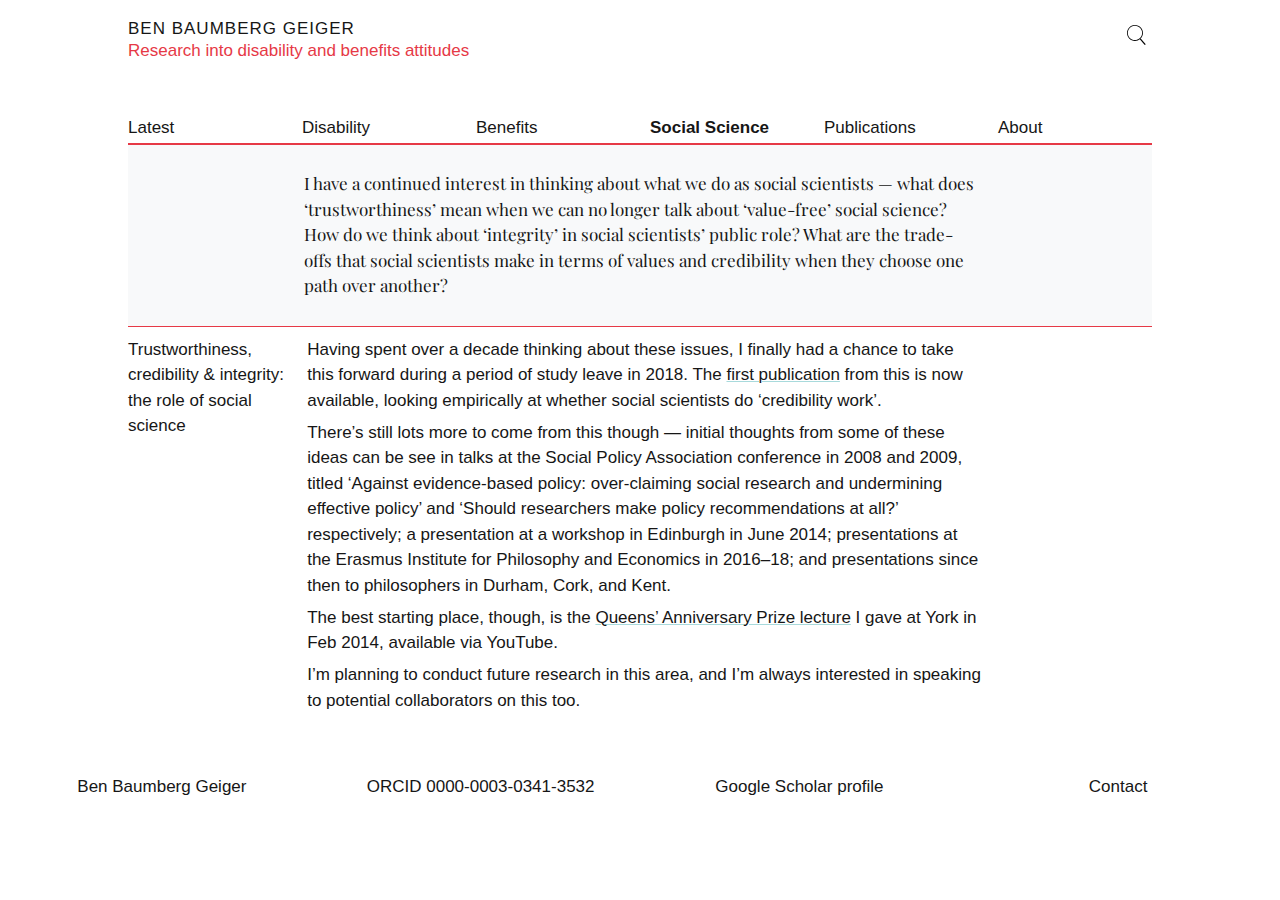
<file: socialScience.html>
<!DOCTYPE html>
<html lang="en">
    <head>
        <meta charset="UTF-8" />
        <meta http-equiv="X-UA-Compatible" content="IE=edge" />
        <meta name="viewport" content="width=device-width, initial-scale=1.0" />
        <link rel="preconnect" href="https://fonts.googleapis.com">
        <link rel="preconnect" href="https://fonts.gstatic.com" crossorigin>
        <link href="https://fonts.googleapis.com/css2?family=Open+Sans:wght@400;700&family=Playfair+Display&display=swap" rel="stylesheet">
        <link rel="stylesheet" href="./css/reset.css" />
        <link rel="stylesheet" href="./css/styles.css" />
        <title>Ben Baumberg Geiger</title>
        <link rel="icon" type="image/x-icon" href="./img/Favicon.ico">
      </head>
  <body>
    <main>
        <header>
            <div class="top-block">
                <div class="top-block-title"> <!--title block top left-->
                    <h1>Ben Baumberg Geiger</h1>
                    <h2>Research into disability and benefits attitudes</h2>
            </div>
            <div class="nav-icon-block"> <!--search block top right-->
                <img class="icon search" src="./img/search.svg" alt="search icon">
                <img class="icon hamburger" src="./img/hamburger.svg" alt="menu">
            </div>
            <div class="search-pop-up-hidden">
                <script async src="https://cse.google.com/cse.js?cx=672612e5812884e83">
                </script>
                <div class="gcse-search"></div>
                <div><img class="icon" src="./img/close.svg" alt="close" id="search-close"></div>
            </div>
        </div>
        <nav> <!--main nav / hamburger-->
            
            <div><a class="nav-link"  href="./latest.html">Latest</a></div>
            <div><a class="nav-link" href="./disability.html">Disability</a></div>
            <div><a class="nav-link" href="./benefits.html">Benefits</a></div>
            <div><a class="nav-link current" href="./socialScience.html">Social Science</a></div>
            <div><a class="nav-link" href="./publications.html">Publications</a></div>
            <div><a class="nav-link" href="./index.html">About</a></div>
        </nav>
        </header>

        <section class="intro-section"><!--Soc Sci intro-->
            <div class="intro-container">
                <p class="intro-text">I have a continued interest in thinking about what we do as social scientists &mdash; what does &lsquo;trustworthiness&rsquo; mean when we can no longer talk about &lsquo;value-free&rsquo; social science? How do we think about &lsquo;integrity&rsquo; in social scientists&rsquo; public role? What are the trade-offs that social scientists make in terms of values and credibility when they choose one path over another? </p>
        </div>
        </section>

        <hr>
        <section class="subsection"><!--truthiness-->
            <p class="item-type">Trustworthiness, credibility & integrity: the role of social science</p>
<div><p>Having spent over a decade thinking about these issues, I finally had a chance to take this forward during a period of study leave in <time class="date" date-time="2018" >2018</time>. The <a target="_blank" href="https://journals.sagepub.com/doi/10.1177/0038038520977805">first publication</a> from this is now available, looking empirically at whether social scientists do &lsquo;credibility work&rsquo;.</p>
<p>There&rsquo;s still lots more to come from this though &mdash; initial thoughts from some of these ideas can be see in talks at the Social Policy Association conference in 2008 and 2009, titled &lsquo;Against evidence-based policy: over-claiming social research and undermining effective policy&rsquo; and &lsquo;Should researchers make policy recommendations at all?&rsquo; respectively; a presentation at a workshop in Edinburgh in June 2014; presentations at the Erasmus Institute for Philosophy and Economics in 2016&ndash;18; and presentations since then to philosophers in Durham, Cork, and Kent.</p> 
<p>The best starting place, though, is the <a target="_blank" href="https://www.youtube.com/watch?v=5h6N_pa-_34">Queens&rsquo; Anniversary Prize lecture</a> I gave at York in Feb 2014, available via YouTube.</p> 
<p>I&rsquo;m planning to conduct future research in this area, and I&rsquo;m always interested in speaking to potential collaborators on this too.</p>
</div>
        </section>
    </main>

    <footer>
        <div><a class="footer-link" href="./index.html">Ben Baumberg Geiger</a></div>
        <div><a class="footer-link"href="https://orcid.org/0000-0003-0341-3532">ORCID 0000-0003-0341-3532</a></div>
        <div><a class="footer-link"href="https://scholar.google.co.uk/citations?user=khqcDxkAAAAJ">Google Scholar profile</a></div>
        <div><a class="footer-link"href="./index.html">Contact</a></div>
    </footer>
  </body>

  <script src="./js/social-science-scripts.js"></script>
  </html>
</file>
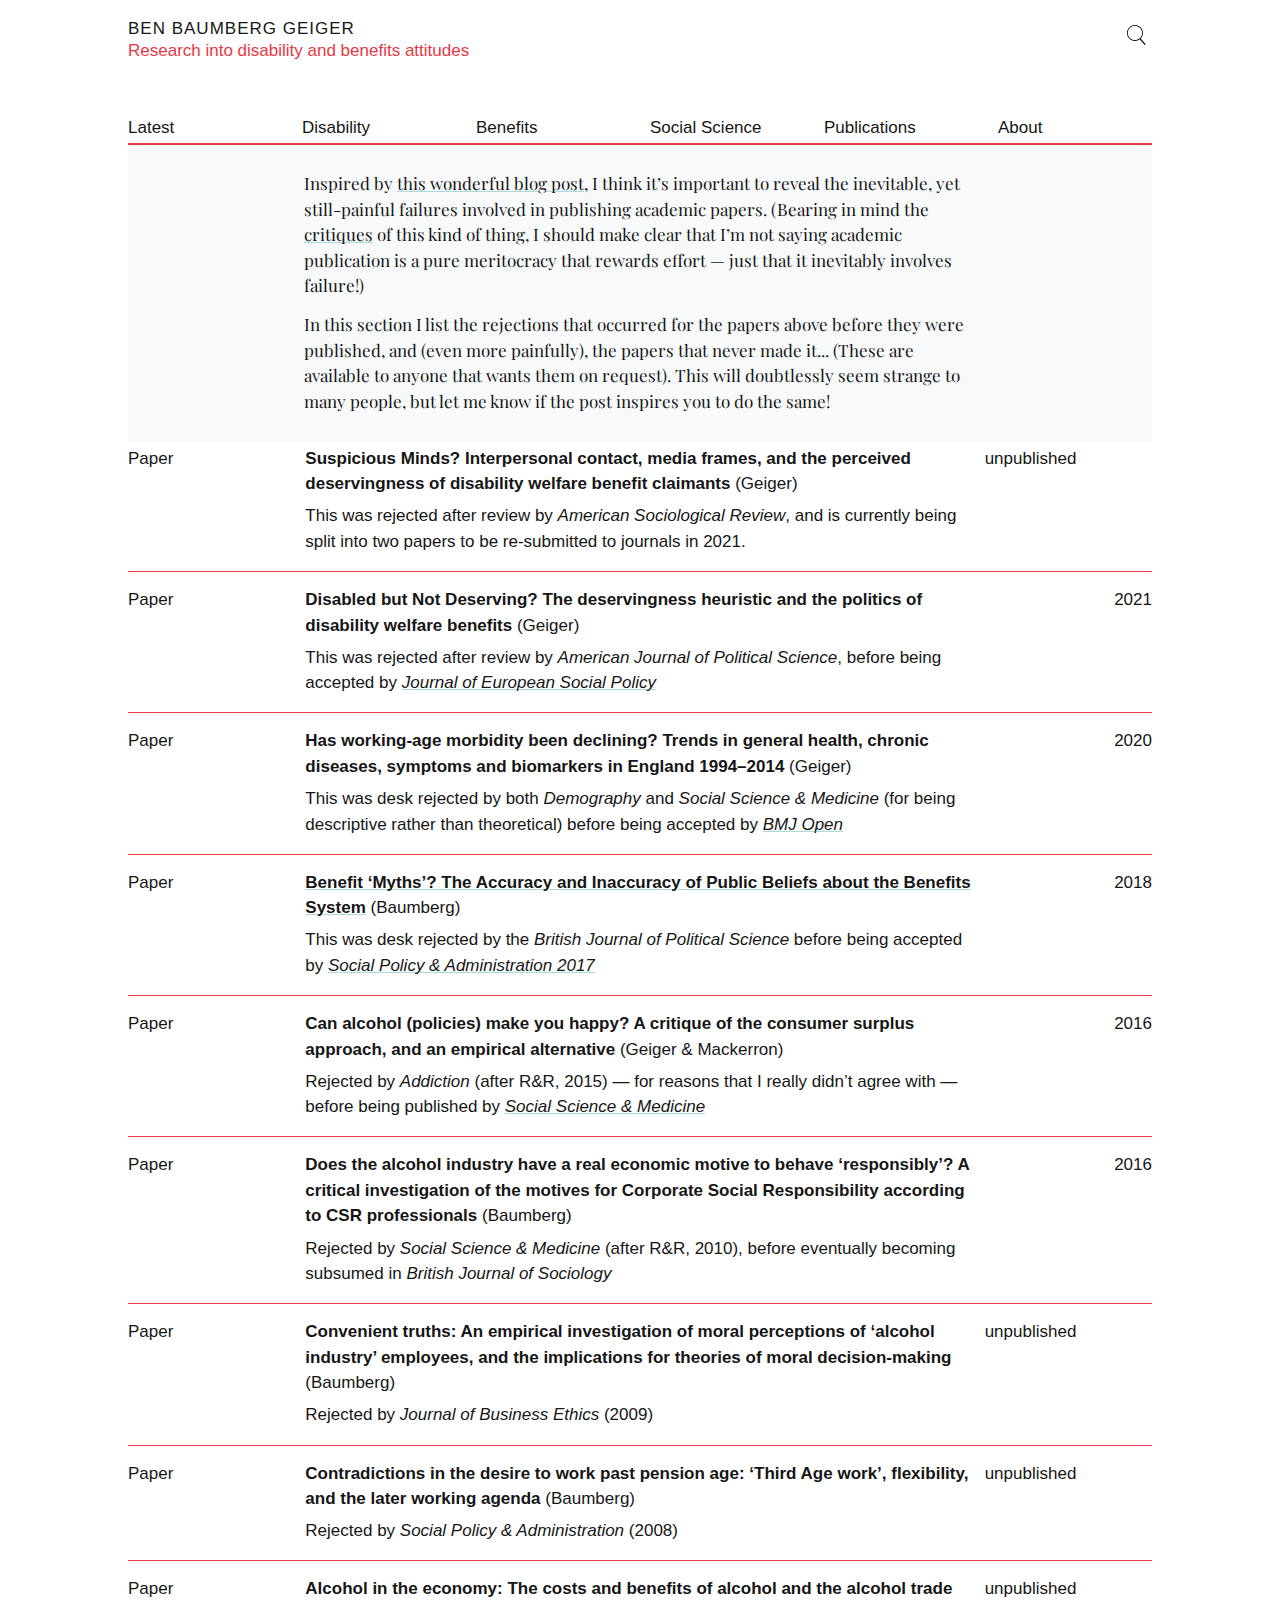
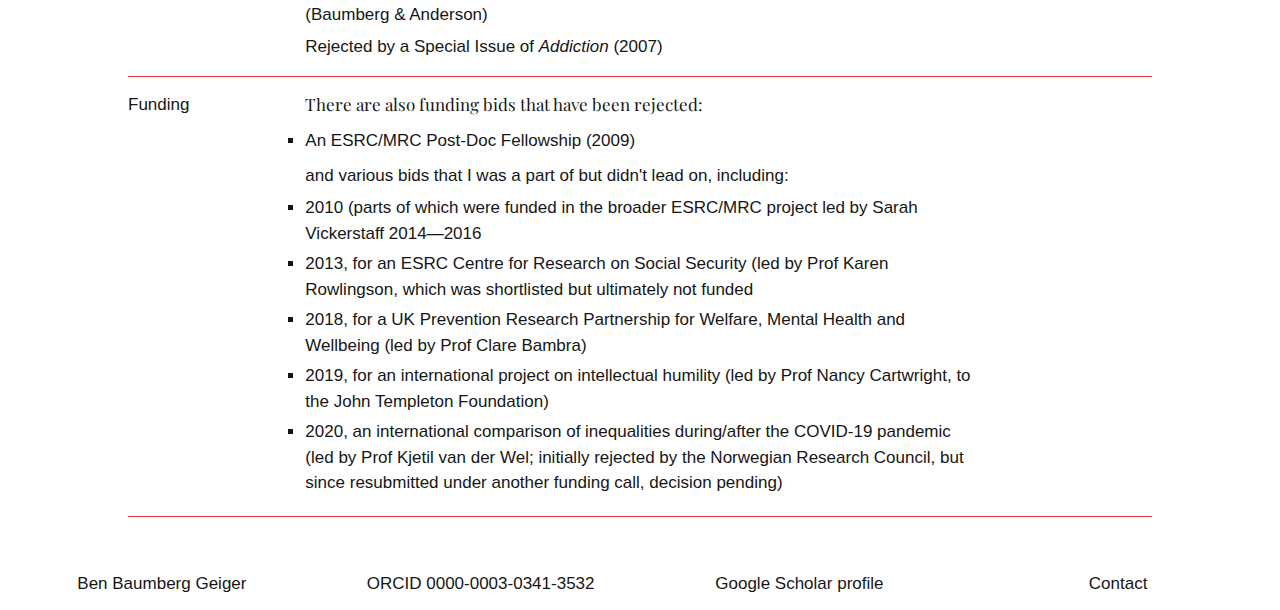
<file: unpublished.html>
<!DOCTYPE html>
<html lang="en">
    <head>
        <meta charset="UTF-8" />
        <meta http-equiv="X-UA-Compatible" content="IE=edge" />
        <meta name="viewport" content="width=device-width, initial-scale=1.0" />
        <link rel="preconnect" href="https://fonts.googleapis.com">
        <link rel="preconnect" href="https://fonts.gstatic.com" crossorigin>
        <link href="https://fonts.googleapis.com/css2?family=Open+Sans:wght@400;700&family=Playfair+Display&display=swap" rel="stylesheet">
        <link rel="stylesheet" href="./css/reset.css" />
        <link rel="stylesheet" href="./css/styles.css" />
        <title>Ben Baumberg Geiger</title>
        <link rel="icon" type="image/x-icon" href="./img/Favicon.ico">
      </head>
  <body>
    <main>
        <header>
            <div class="top-block">
                <div class="top-block-title"> <!--title block top left-->
                    <h1>Ben Baumberg Geiger</h1>
                    <h2>Research into disability and benefits attitudes</h2>
            </div>
            <div class="nav-icon-block"> <!--search block top right-->
                <img class="icon search" src="./img/search.svg" alt="search icon">
                <img class="icon hamburger" src="./img/hamburger.svg" alt="menu">
            </div>
            <div class="search-pop-up-hidden">
                <script async src="https://cse.google.com/cse.js?cx=672612e5812884e83">
                </script>
                <div class="gcse-search"></div>
                <div><img class="icon" src="./img/close.svg" alt="close" id="search-close"></div>
            </div>
        </div>
        <nav> <!--main nav / hamburger-->
            <div><a class="nav-link"  href="./latest.html">Latest</a></div>
            <div><a class="nav-link" href="./disability.html">Disability</a></div>
            <div><a class="nav-link" href="./benefits.html">Benefits</a></div>
            <div><a class="nav-link" href="./socialScience.html">Social Science</a></div>
            <div><a class="nav-link" href="./publications.html">Publications</a></div>
            <div><a class="nav-link" href="./index.html">About</a></div>
        </nav>
        </header>
        <section class="intro-section"> <!--unpublished intro-->
            <div class="intro-container">
                <p class="intro-text">Inspired by <a href="http://www.insidehighered.com/advice/2013/07/08/essay-importance-rejection-academic-careers">this wonderful blog post</a>, I think it&rsquo;s important to reveal the inevitable, yet still-painful failures involved in publishing academic papers. (Bearing in mind the <a href="critiques">critiques</a> of this kind of thing, I should make clear that I&rsquo;m not saying academic publication is a pure meritocracy that rewards effort &mdash; just that it inevitably involves failure!)</p>
                <p class="intro-text">In this section I list the rejections that occurred for the papers above before they were published, and (even more painfully), the papers that never made it... (These are available to anyone that wants them on request). This will doubtlessly seem strange to many people, but let me know if the post inspires you to do the same!</p>
            </div>
        </section>

            <section class="rejected-list"> <!-- rejectedpublications list -->
                <!-- papers -->
                <div class="publication benefits"> <!-- paper one -->
                    <div><p class="item-type paper">Paper</p></div>
                    <div><p class="title-link" href=""><strong>Suspicious Minds? Interpersonal contact, media frames, and the perceived deservingness of disability welfare benefit claimants </strong> (Geiger)</p>
                        <p>This was rejected after review by <em>American Sociological Review</em>, and is currently being split into two papers to be re-submitted to journals in 2021.</p>
                    </div>
                    <p>unpublished</p>
                </div>
                <div class="publication benefits"> <!-- paper two -->
                    <div><p class="item-type paper">Paper</p></div>
                    <div><p class="title-link"><strong>Disabled but Not Deserving? The deservingness heuristic and the politics of disability welfare benefits</strong></a> (Geiger)</p>
                    <p>This was rejected after review by <em>American Journal of Political Science</em>, before being accepted by <a href="https://journals.sagepub.com/doi/10.1177/0958928721996652"><em>Journal of European Social Policy</em></a></p>
                    </div>
                    <time  class="date" date-time="2021" >2021</time>
                </div>
                <div class="publication benefits"> <!-- paper three -->
                    <div><p class="item-type paper">Paper</p></div>
                    <div><p class="title-link" href=""><strong>Has working-age morbidity been declining? Trends in general health, chronic diseases, symptoms and biomarkers in England 1994&ndash;2014</strong> (Geiger)</p>
                        <p>This was desk rejected by both <em>Demography</em> and <em>Social Science & Medicine</em> (for being descriptive rather than theoretical) before being accepted by <a href="http://dx.doi.org/10.1136/bmjopen-2019-032378"><em>BMJ Open</em></a></p>
                    </div>
                    <time  class="date" date-time="2020" >2020</time>
                </div>
                <div class="publication benefits"> <!-- paper four -->
                    <div><p class="item-type paper">Paper</p></div>
                    <div><p><a class="title-link" href=""><strong>Benefit &lsquo;Myths&rsquo;? The Accuracy and Inaccuracy of Public Beliefs about the Benefits System</strong></a> (Baumberg)</p>
                        <p>This was desk rejected by the <em>British Journal of Political Science</em> before being accepted by <a href="http://dx.doi.org/10.1111/spol.12347"><em>Social Policy & Administration 2017</em></a></p>
                    </div>
                    <time  class="date" date-time="2018" >2018</time>
                </div>
                <div class="publication benefits"> <!-- paper five -->
                    <div><p class="item-type paper">Paper</p></div>
                    <div><p class="title-link" href=""><strong>Can alcohol (policies) make you happy? A critique of the consumer surplus approach, and an empirical alternative</strong> (Geiger & Mackerron)</p>
                        <p>Rejected by <em>Addiction</em> (after R&R, <time  class="date" date-time="2015" >2015</time>) &mdash; for reasons that I really didn&rsquo;t agree with &mdash; before being published by <a href="http://dx.doi.org/10.1016/j.socscimed.2016.03.034"><em>Social Science & Medicine</em></a></p>
                    </div>
                    <time  class="date" date-time="20216" >2016</time>
                </div>
                <div class="publication benefits"> <!-- paper six -->
                    <div><p class="item-type paper">Paper</p></div>
                    <div><p class="title-link" href=""><strong>Does the alcohol industry have a real economic motive to behave &lsquo;responsibly&rsquo;? A critical investigation of the motives for Corporate Social Responsibility according to CSR professionals</strong> (Baumberg)</p>
                        <p>Rejected by <em>Social Science & Medicine</em> (after R&R, <time  class="date" date-time="2010" >2010</time>), before eventually becoming subsumed in <em>British Journal of Sociology</em></p>                    
                    </div>
                    <time  class="date" date-time="2016" >2016</time>
                </div>
                <div class="publication benefits"> <!-- paper seven -->
                    <div><p class="item-type paper">Paper</p></div>
                    <div><p class="title-link" href=""><strong>Convenient truths: An empirical investigation of moral perceptions of &lsquo;alcohol industry&rsquo; employees, and the implications for theories of moral decision-making</strong> (Baumberg)</p>
                        <p>Rejected by <em>Journal of Business Ethics</em> (<time  class="date" date-time="2009" >2009</time>)</p>                    
                    </div>
                    <p>unpublished</p>
                </div>
                <div class="publication benefits"> <!-- paper eight -->
                    <div><p class="item-type paper">Paper</p></div>
                    <div><p class="title-link" href=""><strong>Contradictions in the desire to work past pension age: &lsquo;Third Age work&rsquo;, flexibility, and the later working agenda</strong> (Baumberg)</p>
                        <p>Rejected by <em>Social Policy & Administration</em> (<time  class="date" date-time="2008" >2008</time>)</p>
                </div>
                    <p>unpublished</p>
                </div>
                <div class="publication benefits"> <!-- paper nine -->
                    <div><p class="item-type paper">Paper</p></div>
                    <div><p class="title-link" href=""><strong>Alcohol in the economy: The costs and benefits of alcohol and the alcohol trade</strong> (Baumberg & Anderson)</p>
                        <p>Rejected by a Special Issue of <em>Addiction</em> (<time  class="date" date-time="2007" >2007</time>)</p>                    
                    </div>
                    <p>unpublished</p>
                </div>

                <div class="publication benefits"> <!-- paper nine -->
                    <div><p class="item-type other">Funding</p></div>
                <div>
                    <h3>There are also funding bids that have been rejected:</h3> 
                    <ul>
                        <li>An ESRC/MRC Post-Doc Fellowship (<time  class="date" date-time="2009" >2009</time>)</li>
                    </ul>
                    <p>and various bids that I was a part of but didn't lead on, including:</p> 
                        <ul>
                             <li><time  class="date" date-time="2010" >2010</time> (parts of which were funded in the broader ESRC/MRC project led by Sarah Vickerstaff <time  class="date" date-time="2014" >2014</time>&mdash;<time  class="date" date-time="2016" >2016</time></li>
                             <li><time  class="date" date-time="2013" >2013</time>, for an ESRC Centre for Research on Social Security (led by Prof Karen Rowlingson, which was shortlisted but ultimately not funded</li>
                            <li><time  class="date" date-time="2018" >2018</time>, for a UK Prevention Research Partnership for Welfare, Mental Health and Wellbeing (led by Prof Clare Bambra)</li> 
                            <li><time  class="date" date-time="2019" >2019</time>, for an international project on intellectual humility (led by Prof Nancy Cartwright, to the John Templeton Foundation)</li>
                            <li><time  class="date" date-time="2020" >2020</time>, an international comparison of inequalities during/after the COVID-19 pandemic (led by Prof Kjetil van der Wel; initially rejected by the Norwegian Research Council, but since resubmitted under another funding call, decision pending)</li>
                        </ul>
                    </div>
                </section>
            
        </section> 

    </main>

    <footer>
        <div><a class="footer-link" href="./index.html">Ben Baumberg Geiger</a></div>
        <div><a class="footer-link"href="https://orcid.org/0000-0003-0341-3532">ORCID 0000-0003-0341-3532</a></div>
        <div><a class="footer-link"href="https://scholar.google.co.uk/citations?user=khqcDxkAAAAJ">Google Scholar profile</a></div>
        <div><a class="footer-link"href="./index.html">Contact</a></div>
    </footer>
  </body>

  <script src="./js/unpublished-scripts.js"></script>
  </html>
</file>
<file: css/styles.css>
/* 

:: Colours ::

Dark grey / text : #161616
Red / accents / rules : #e63946
Lightblue/ link underline: #a8dadc
Off-white / BG: #f8f9fa

Midblue /unused: #457b9d
Navy /unused: #1d3557

:: Z-INDEX ::

10= hamburger menu
20= search 

*/


main {
    max-width: 1024px;
    margin: auto;
}

* {
    font-family: "Lato", Helvetica, Arial, sans-serif ;
    font-size: 17px;
    line-height: 150%;
    color: #161616;
    padding: 0px;
    margin: 0px;
    text-decoration: none;
}
body {
    padding: 10px;
}


h1 {
    line-height: 100%;
 text-transform: uppercase;
 letter-spacing: 1px;
 font-weight: 700 bold;
 padding-bottom: 5px;
} /* website title */

h2 {
    line-height: 17px;
    color: #e63946;
    /* font-weight: 700 bold; */
} /* website subtitle */

h3 {
    font-family: "Playfair Display", Georgia, serif;
    padding-bottom: 10px;
} /* latest: title */

h4 {
    font-family: "Playfair Display", Georgia, 'Times New Roman', Times, serif;
    font-weight: 700 bold;
    padding-top: 5px;
} /* xhead L1 */

.intro-text {
    font-family: "Playfair Display", Georgia, 'Times New Roman', Times, serif;
    padding: 5pt 10px;
   
} /* page intro text */

p {
    padding-bottom: 5pt;
}

em {
    font-style: italic;
}

ul {
    list-style-type: square;
    list-style-position: outside;
    margin-bottom: 10px;
}

li {
    margin-bottom: 5px; 
}

a {
    text-decoration: underline 1px #a8dadc;
    text-decoration-skip: ink;
}

a.nav-link , a.footer-link {
    text-decoration: none;
}

a.title-link {
    text-decoration: underline 1px #a8dadc;
    font-family: "Lato", Helvetica, Arial, sans-serif ;
    font-weight: 700 bold;

}

a.toggle-link {
    text-decoration: none;
    color: #e63946;
    
}

button.toggle-link {
    text-decoration: none;
    color: #e63946;
    
}


a:hover {
    color: #e63946;
    text-decoration-color: #e63946;
    transition: 0.2s ease-in-out;
}

a.toggle-link:hover {
    color: #a8dadc;
    text-decoration-color: #a8dadc;
    transition: 0.2s ease-in-out;
}

button.toggle-link:hover {
    color: #a8dadc;
    text-decoration-color: #a8dadc;
    transition: 0.2s ease-in-out;
}

a.navlink:hover {
    color: #e63946;
    text-decoration: none;
    transition: 0.2s ease-in-out;
}

hr {
    border: 0px;
    border-bottom: 1px solid #e63946;
} /* rule above subsection */

strong {
    /* font-family: "Playfair Display", Georgia, 'Times New Roman', Times, serif; */
    font-family: "Lato", Helvetica, Arial, sans-serif;
    font-weight: bold;
    text-decoration: none;
}


/* a:visited {
    color: #457b9d;
    
} */

/* header styles */

.top-block {
    display: flex;
    align-content: space-between;
    justify-content: space-between;
    align-items: flex-start;
    padding-top: 10px;
    margin-bottom: 30px;
    width: 92vw;
    max-width: 1024px;
    position: relative; /*needed for pop-up nav list */

}

/* .top-block-title {
    
} */

.nav-icon-block {
    display: flex;
    flex-direction: column-reverse;
    align-items: flex-start;
    justify-content: flex-end;
}

.icon { 
    width: 20px;
    height:20px;
    padding: 5px;
}

.search-pop-up-hidden {
    display: none;

}


.search-pop-up-open {
    position: absolute;
    z-index: 20;
    opacity: 1;
    transition: 0.4s ease-in-out;
    right:10px;
    left: 0;
    right: 0;
    /* bottom: 0;

    top: 0; */

    background-color: #f8f9fa;
    border: 1px solid #a8dadc;
    padding: 10px;
    display: flex;
    justify-content: space-between ; 
    
} 

#search-close {
    max-width: 24px;
    max-height: 24px;
    padding: 5px;

}

nav { 
    display: none;
    /* opacity: 0; */
   } /*hidden desktop */

nav.shown {
    display: flex;
    flex-direction: column;
    position: absolute;
    z-index: 10;
    bottom: 0;
    left: 0;
    right: 0;
    top: 0;
    opacity: 1;
    background-color: #f8f9fa;
    transition: 0.4s ease-in-out;
}   /* mobile pop-up nav list, replaces hidden nav */

a.nav-link.shown {
    border-width: 0px;
    border-top: 1px solid #a8dadc;
    background-color: white;
    width: 100vw;
    display:table-cell;
    text-align: center;
} /* stacked nav links */ 

a.nav-link.shown:hover {
    background-color: #a8dadc;
    text-decoration: none;
    border-radius: 2px;
    transition: 0.2s ease-in-out;
} 
   
.current {
       text-decoration: none;
       font-weight: bold;
       padding-bottom: 0pt;
   }

.nav-link {
    color:#161616;
   }
   

/* latest section styles */

.latest {
    /* border-top: 2px solid #e63946; */
    border-bottom: 1px solid #e63946;
    padding-top: 10px;
    padding-bottom: 20px;
}

.item-type {
    color: #e63946;
}




.date {

    text-align: right;
}

/* other pages  general */



.intro-section {
    /* border-top: 2px solid #e63946; */
    background-color: #f8f9fa;
    padding-top: 20px;
    padding-bottom: 20px;
    display: flex;
    flex-direction: column;
    justify-content: center;
    align-items: flex-start;
    
   }

.subsection {
    margin-bottom: 20px;
}

   /* benefits page styles*/

button.toggle-link {
    border: none;
    padding: 0px;
    margin: 0px;
    background-color: white;
}   

#more-stigma-button {
    display: block;
}

#stigma {
    display: none;
}

#more-attitude-button {
    display: block;
}

#attitude {
    display: none;
}

/* disability page styles*/

/* benefits */

#more-benefits-button {
    display: block;
}

#benefits {
    display: none;
}

/* work */

#more-work-button {
    display: block;
}

#work {
    display: none;
}

/* poverty */

#more-poverty-button {
    display: block;
}

#poverty {
    display: none;
}


/* publication page styles */

.publication {
    border-top: 1px solid #e63946;
    margin-bottom: 10px;
   }

.filters {
    display: flex;
    flex-direction: column;
    border-top: 1px solid #e63946;
    padding: 20px 0px;
    /* background-color: #f8f9fa; */
}  

.filter-button {
    border-width: 0px;
    border-top: 1px solid #a8dadc;
    background-color: white;
    line-height: 17px;
    padding: 10px 0px;
}

button.filter-button:hover {
    background-color: #a8dadc;
    text-decoration: none;
    border-radius: 2px;
    transition: 0.2s ease-in-out;
}

.benefits .disability .social-science .other {
    display: grid;
}
   
/* about page styles */
   .social {
    display: flex;
    flex-direction: column;
}

.profile-image {
    display: none;
}






/* footer */

footer {
    display: flex;
    flex-direction: column;
    padding-bottom: 5px;
    font-family: "Lato", Helvetica, Arial, sans-serif ;
    font-size: 15px;
    line-height: 25pt; /*1.25em*/
    color: #161616;
    padding: 0px;
    margin: 0px;
    margin-top: 50px;
    text-decoration: none;
}

@media screen and (min-width: 600px) {

    .top-block {
        margin-bottom: 60px;
        
    }

    .nav-icon-block {
        display: flex;
        align-items: flex-start;
        justify-content: flex-end;
    }

    nav { 
    display: grid;
    grid-auto-flow: column;
    grid-template-columns:  1fr 1fr 1fr 1fr 1fr 1fr; 
    /* use for desktop instead? rethink for tablet? */
    column-gap: 20px;
    align-items: flex-end;
    margin-bottom: 0px;
    line-height: 1.1em;
    padding-bottom: 5px;
    border-bottom: 2px solid #e63946;
   }

   .search-pop-up-open {
    border: 0px;
   }

   .hamburger {
    display:none;
   }

   .intro-text {
    padding: 5pt 5px;
   
} /* page intro text */


   .latest, .publication {
    display: grid;
    grid-auto-flow: column;
    grid-template-columns:  1fr 4fr 1fr;
    column-gap: 10px;
    align-items: flex-start;
   }

   .publication {
    border-top: 0px;
    border-bottom: #e63946 1px solid;
    padding-top: 5px;
    padding-bottom: 10px;
   }

   .filters {
    display: grid;
    grid-template-columns: 1fr 1fr 1fr 1fr 1fr 1fr;
    column-gap: 5px;
    border-top: 1px solid #e63946;
    padding: 20px 0px;
    margin-bottom: 10px;

}  

.filter-button {
    border-width: 0px;
    border-bottom: 2px solid #a8dadc;
    margin: 0px 5px;
}

button.filter-button:hover {
    color: #e63946;
    background-color: white;
    border-width: 0px;
    border-bottom: 2px solid #e63946;
    transition: 0.2s ease-in-out;

}

   /* other pages */

   .intro-section {
    /* width: 80vw; */
    /* max-width: 856px; */
    display: grid;
    grid-template-columns:   1fr 4fr 1fr;
    column-gap: 10px;

   }

   .intro-container {
    width: 63vw;
    max-width: 682px;
    display: grid;
    grid-column-start: 2;
    margin: auto;
    flex-direction: column;
    justify-content: center;
    align-items: flex-start;
    /* padding-left: 10px; */

}

.intro-container.profile {
    grid-column-start: 1;
}

.profile-image {
    background-image: url("../img/BenOnHoliday.jpg");
    display: flex;
    background-size: cover;
    background-repeat: no-repeat;
    background-position: center center;
    justify-content: center;
    position: relative;
    width: 100%;
    height: 160px;
    padding: 0px;
    margin: 15px 0px 0px 0px; 
    
  }





.subsection {
    width: 80vw;
    max-width: 856px;
    display: grid;
    grid-template-columns: 1fr 4fr;
    column-gap: 10px;
    padding-top: 10px;
    
}

.item-type {
    color: #161616;
    padding-right: 10px;
}

footer {
    margin:auto;
    margin-top: 50px;
    display: grid;
    grid-template-columns: 1fr 1fr;
    column-gap: 15px;
    padding-bottom: 5px;
    font-family: "Lato", Helvetica, Arial, sans-serif ;
    font-size: 17px;
    line-height: 25pt; /*1.25em*/
    padding: 0px;
    text-decoration: none;
    text-align: center;
}

}


@media screen and (min-width: 980px){

    footer {
        margin:auto;
        margin-top: 50px;
        display: grid;
        grid-template-columns: 1fr 1fr 1fr 1fr;
        column-gap: 15px;
        padding-bottom: 5px;
        font-family: "Lato", Helvetica, Arial, sans-serif ;
        font-size: 17px;
        line-height: 25pt; /*1.25em*/
        padding: 0px;
        text-decoration: none;
        text-align: center;
    }

}
</file>
